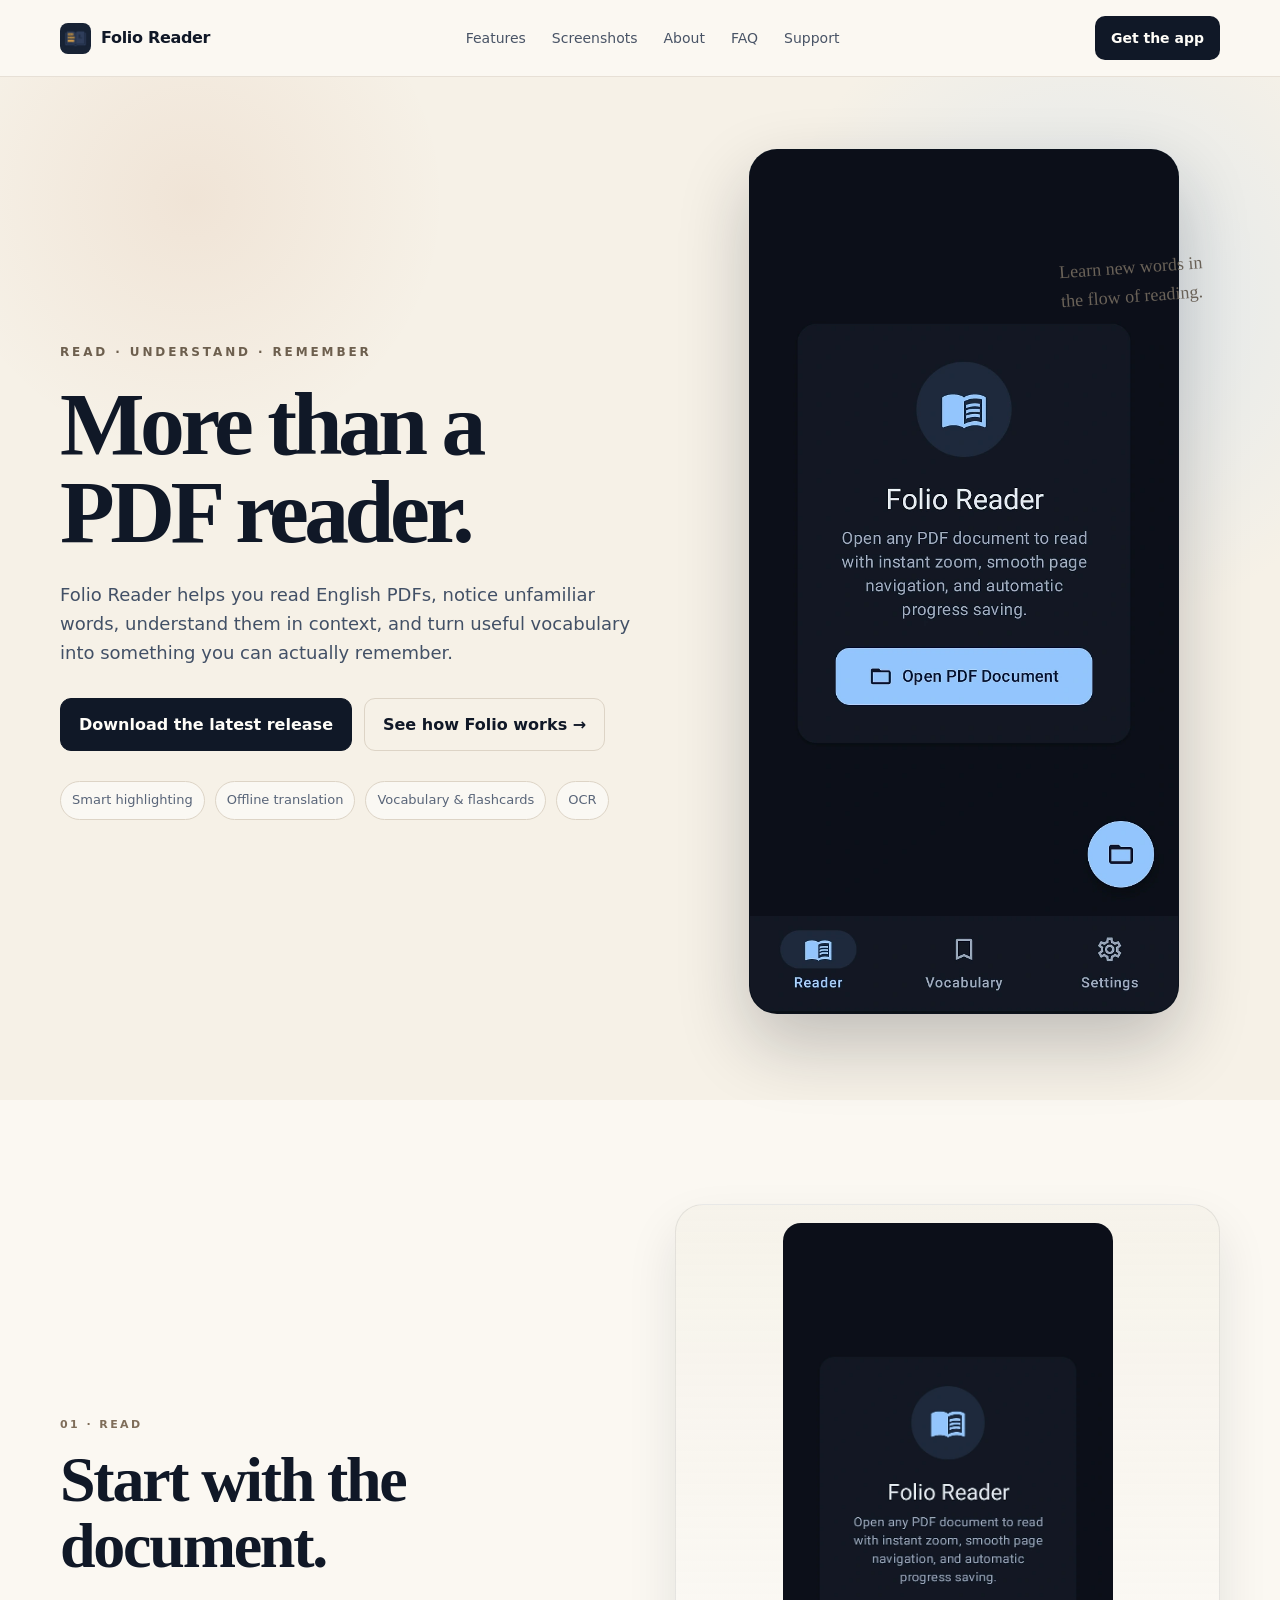
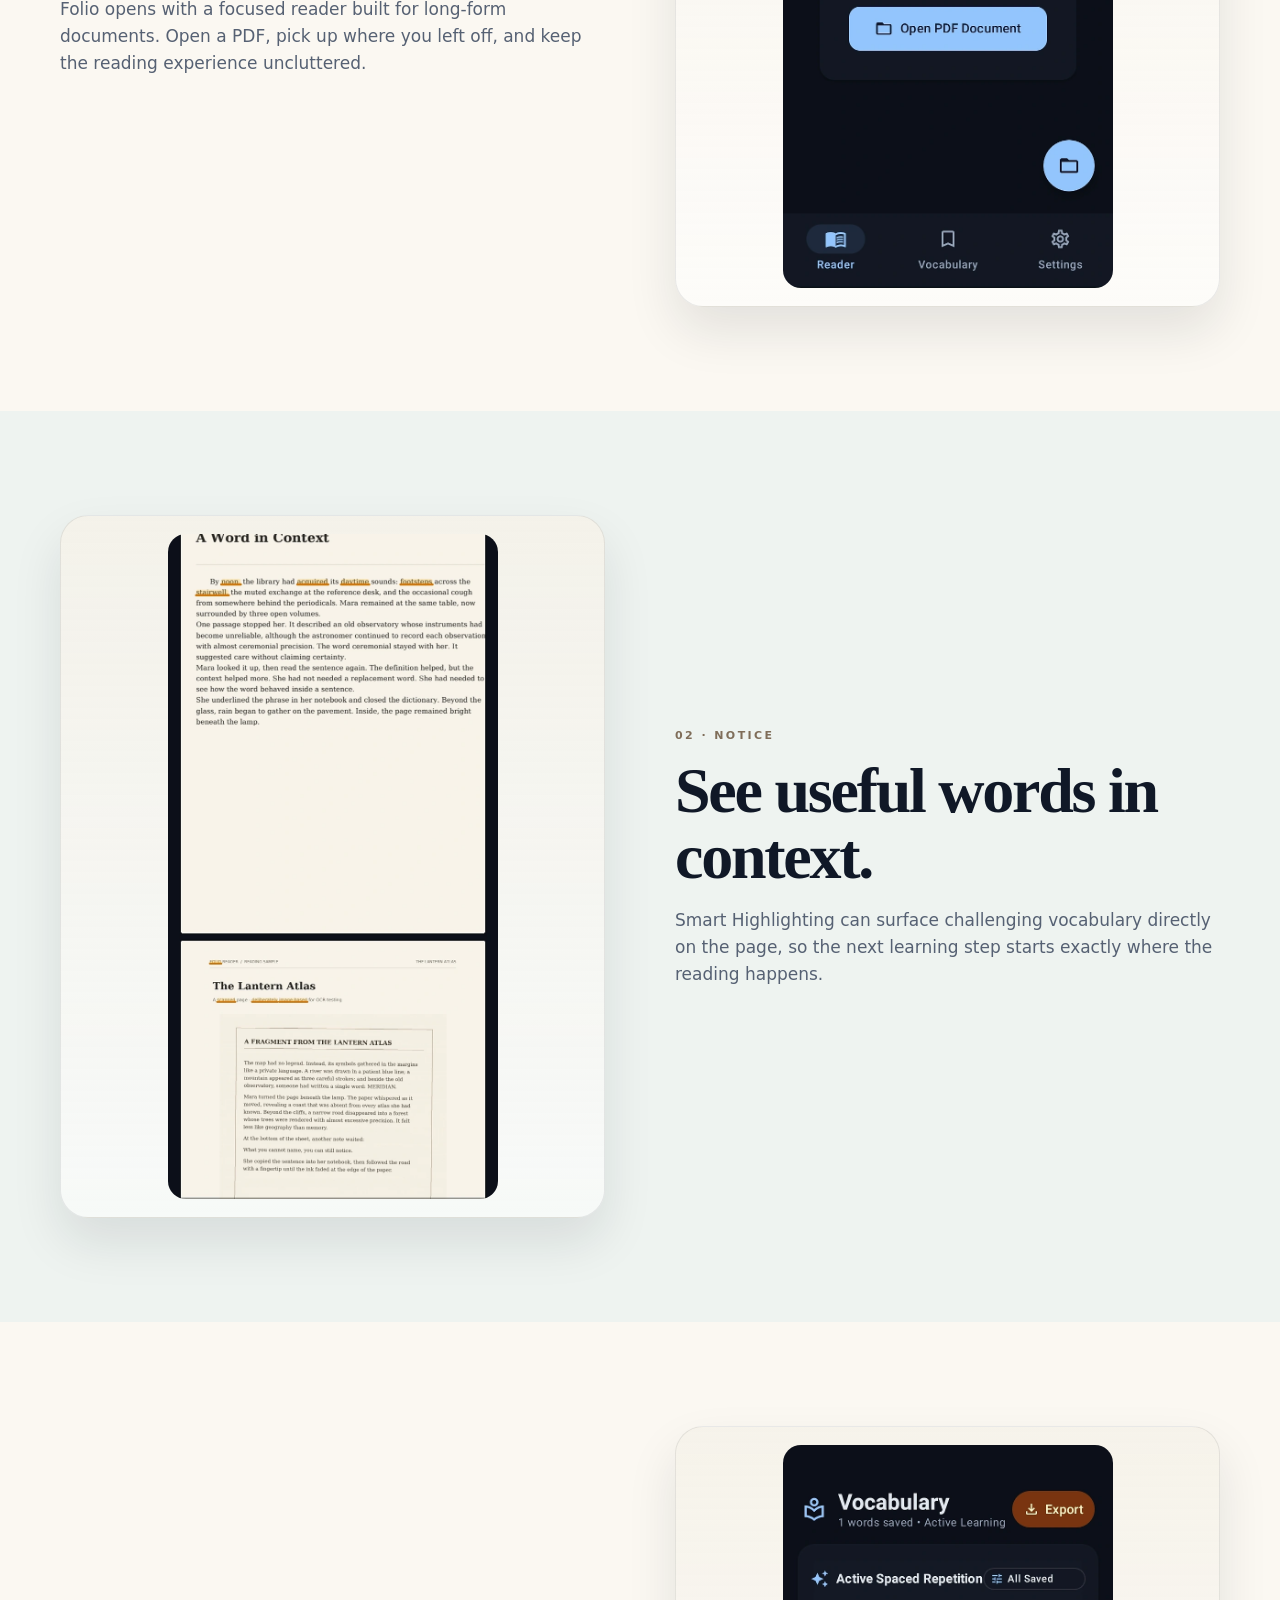
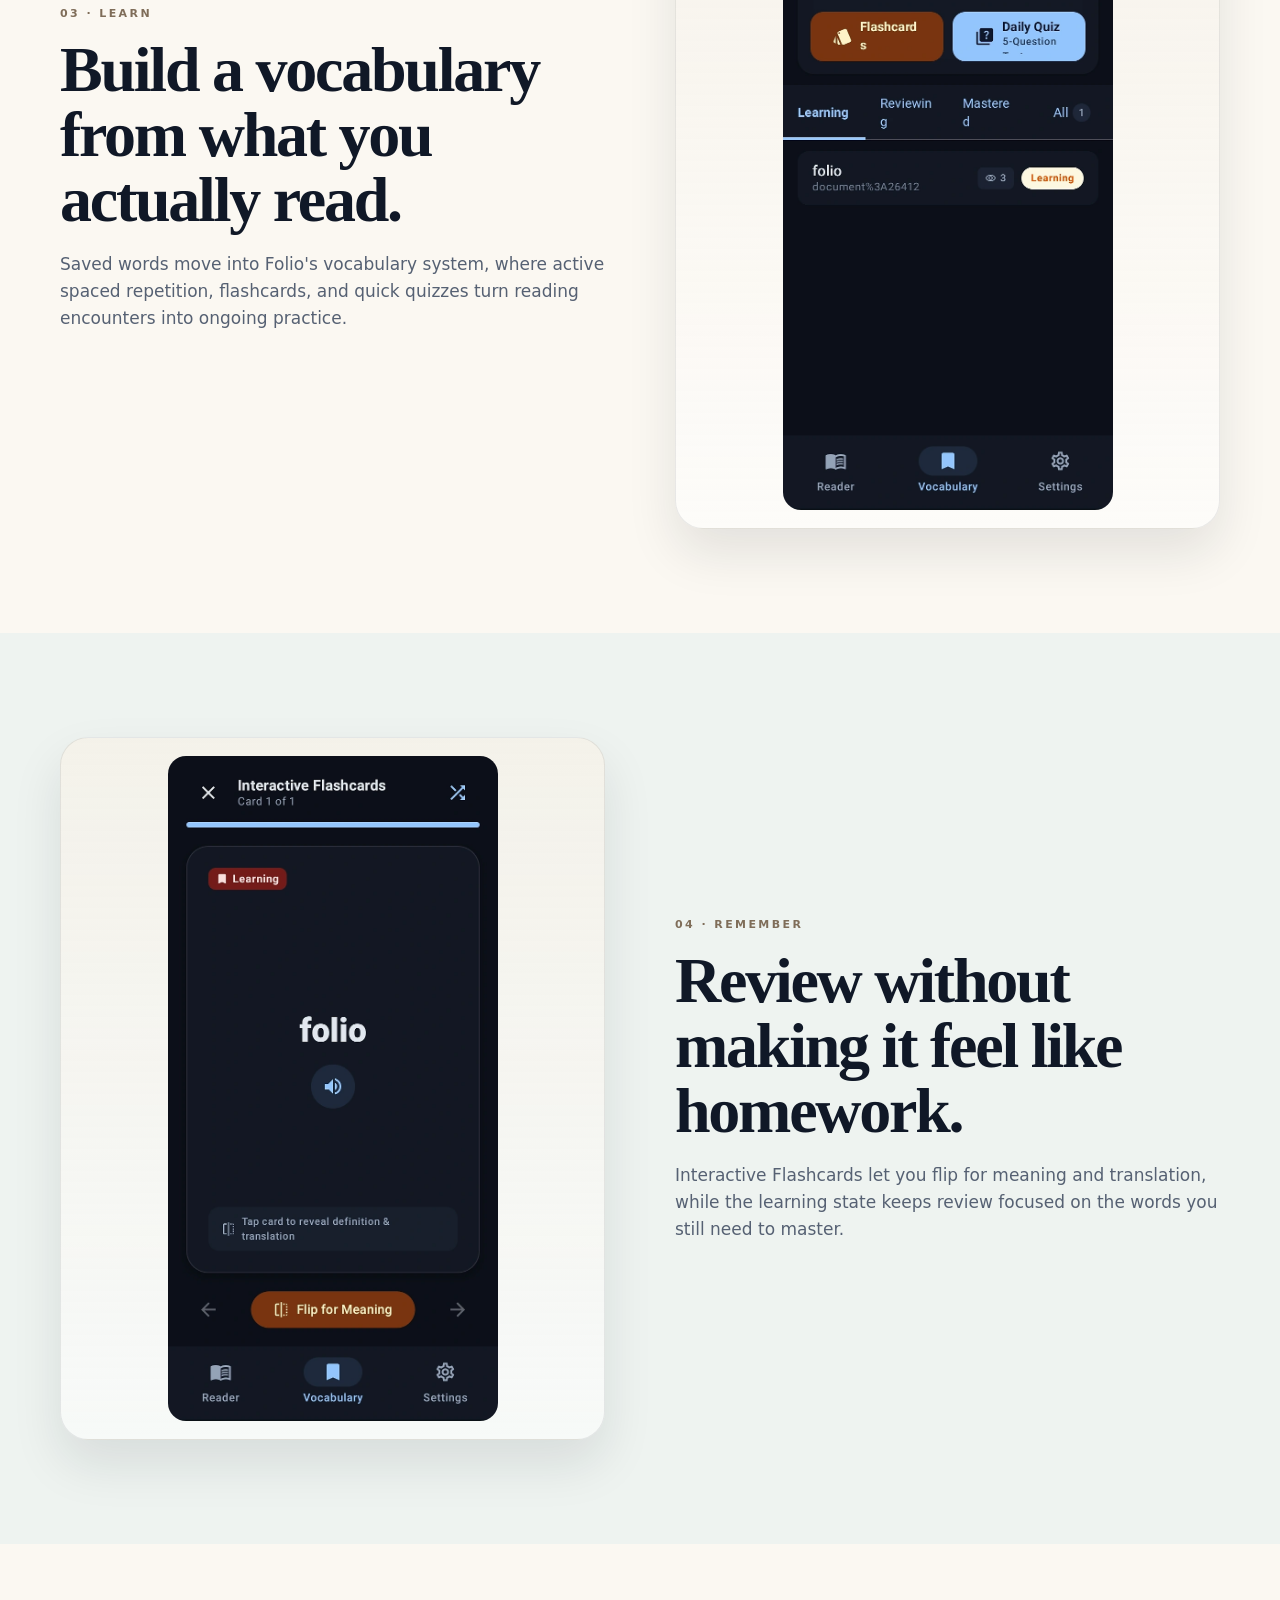
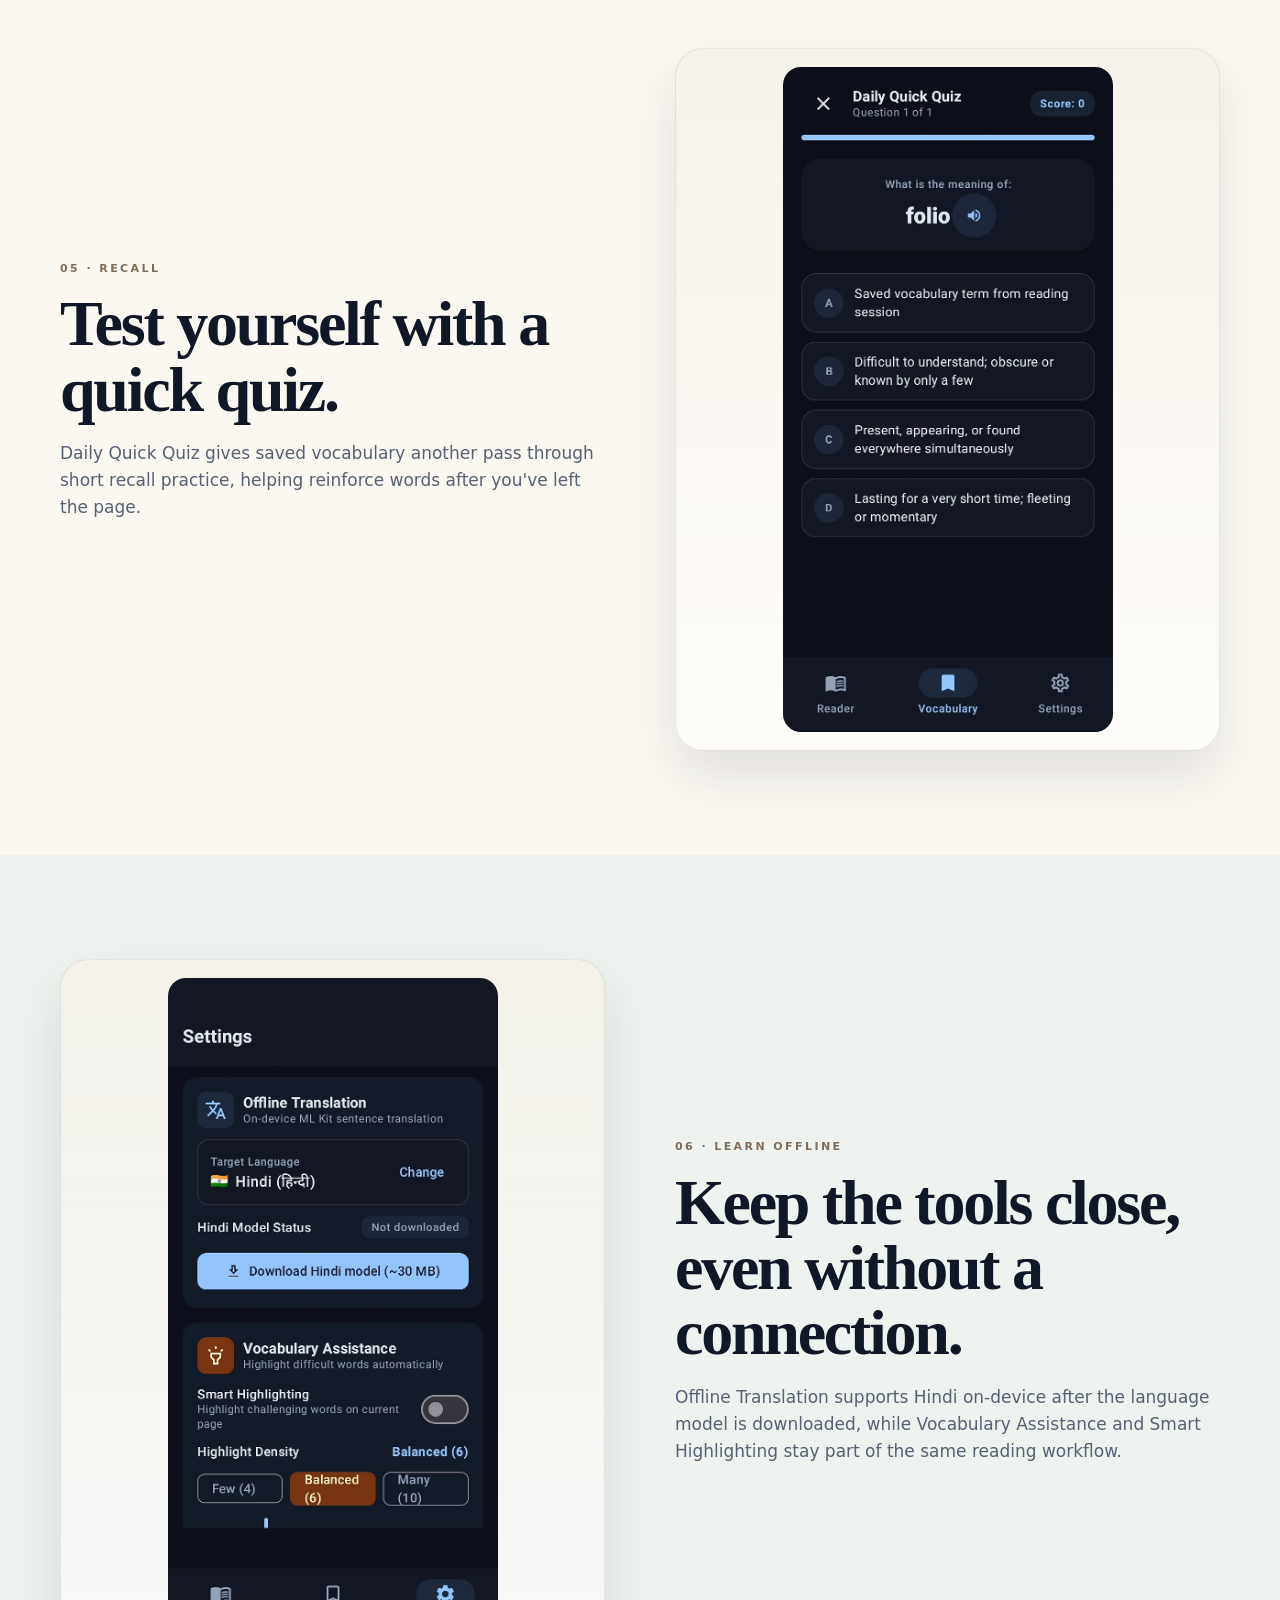
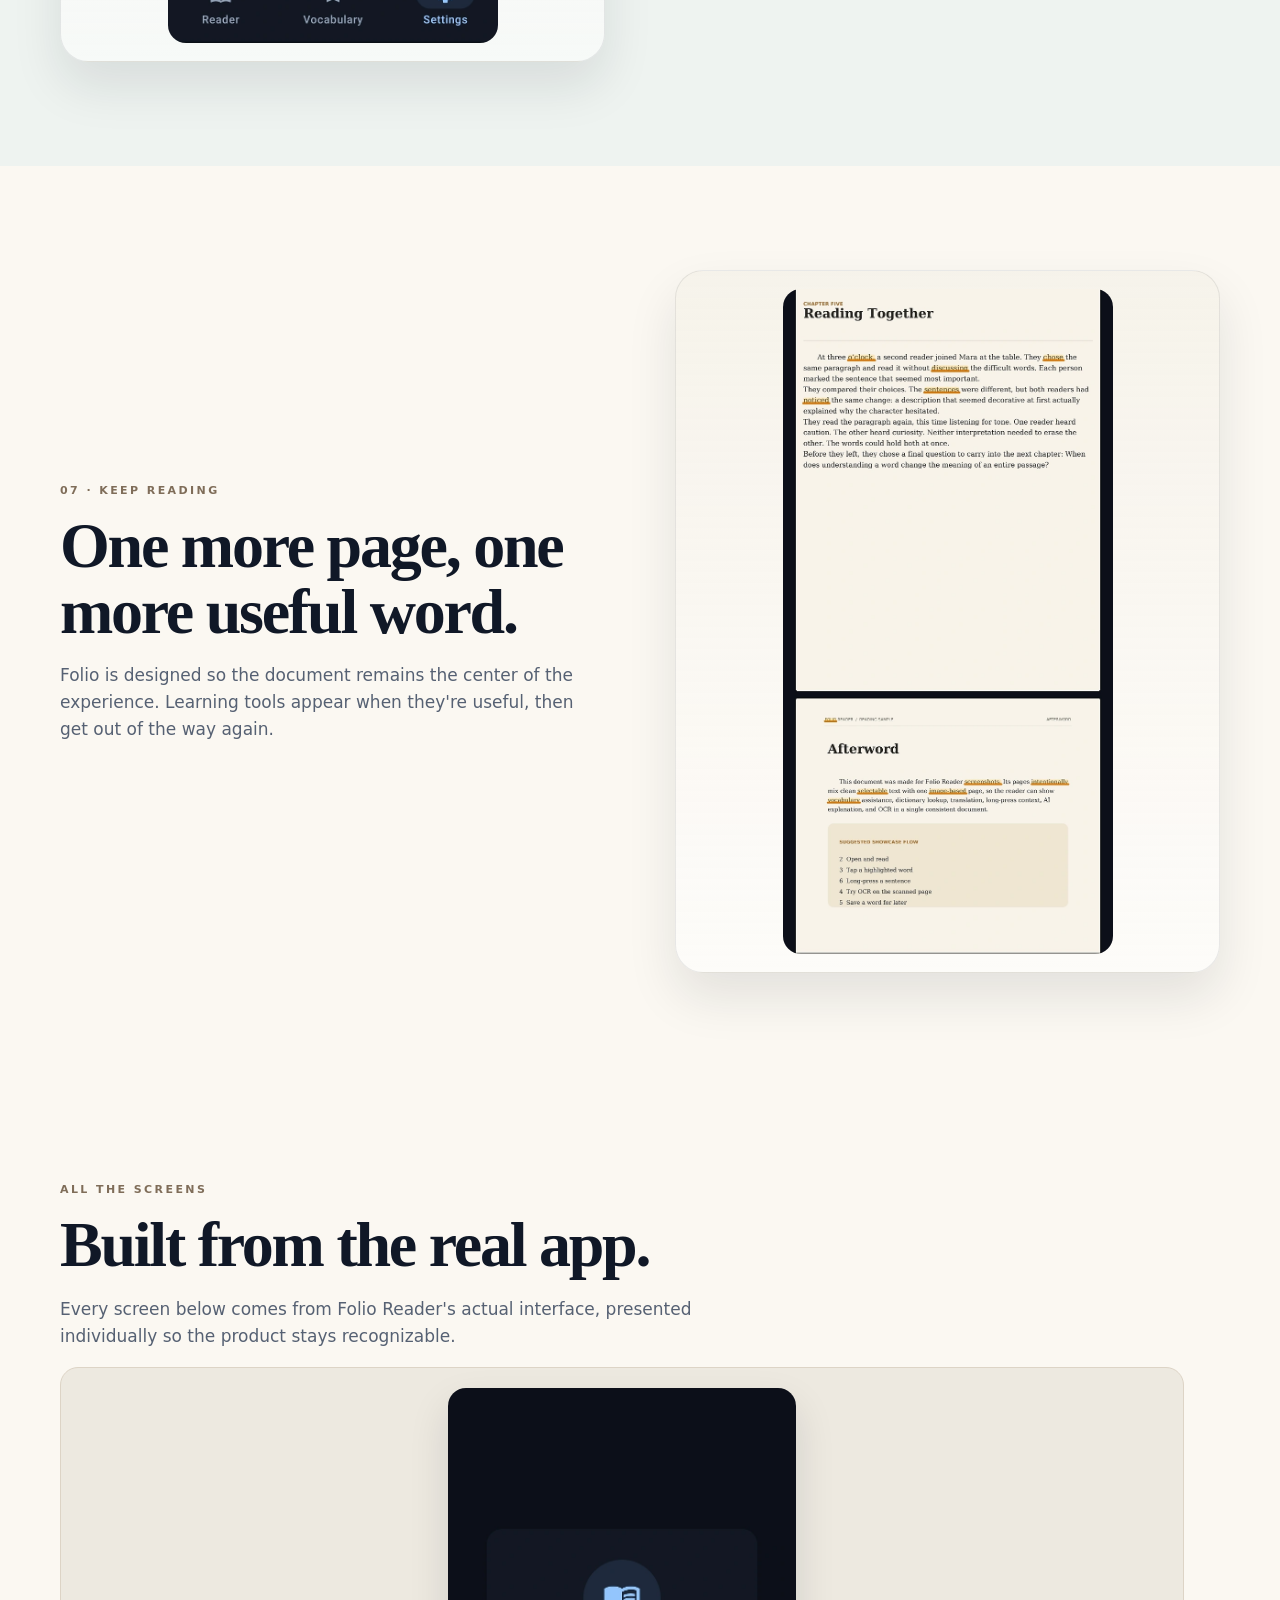
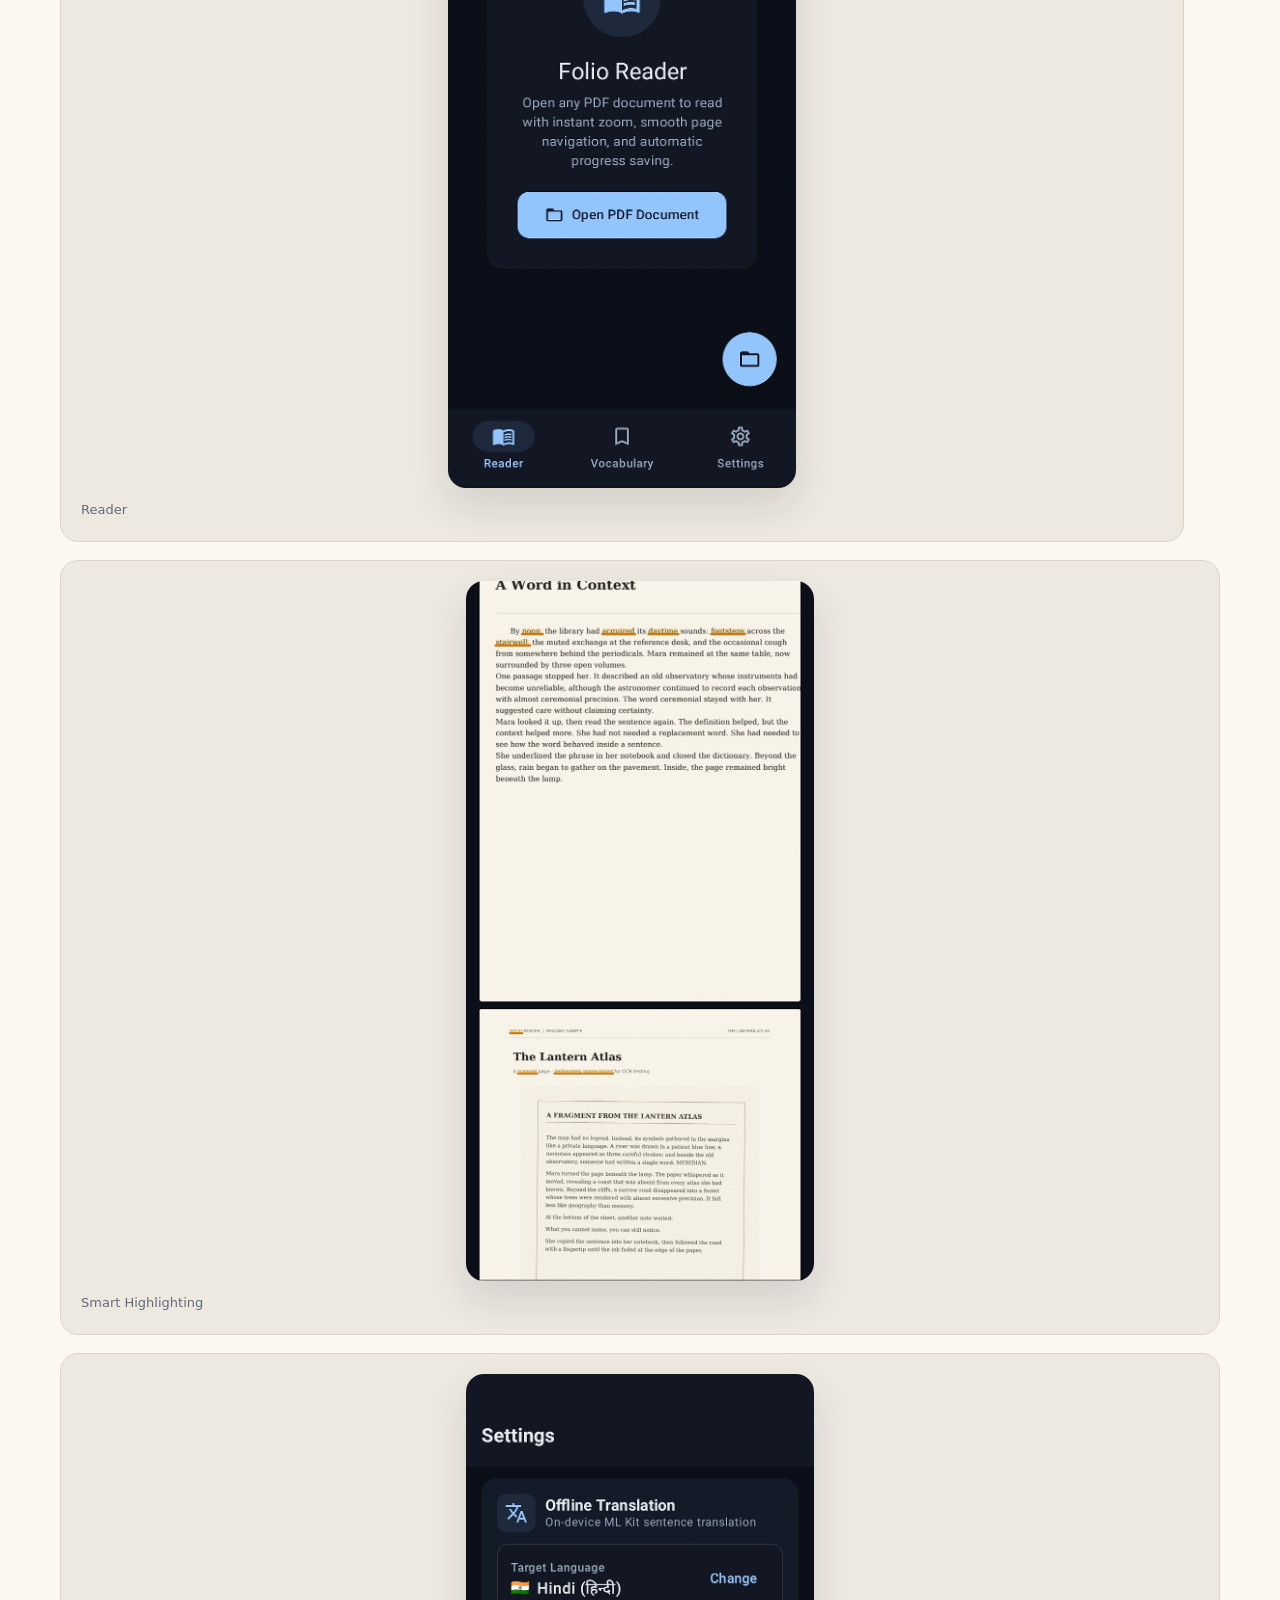
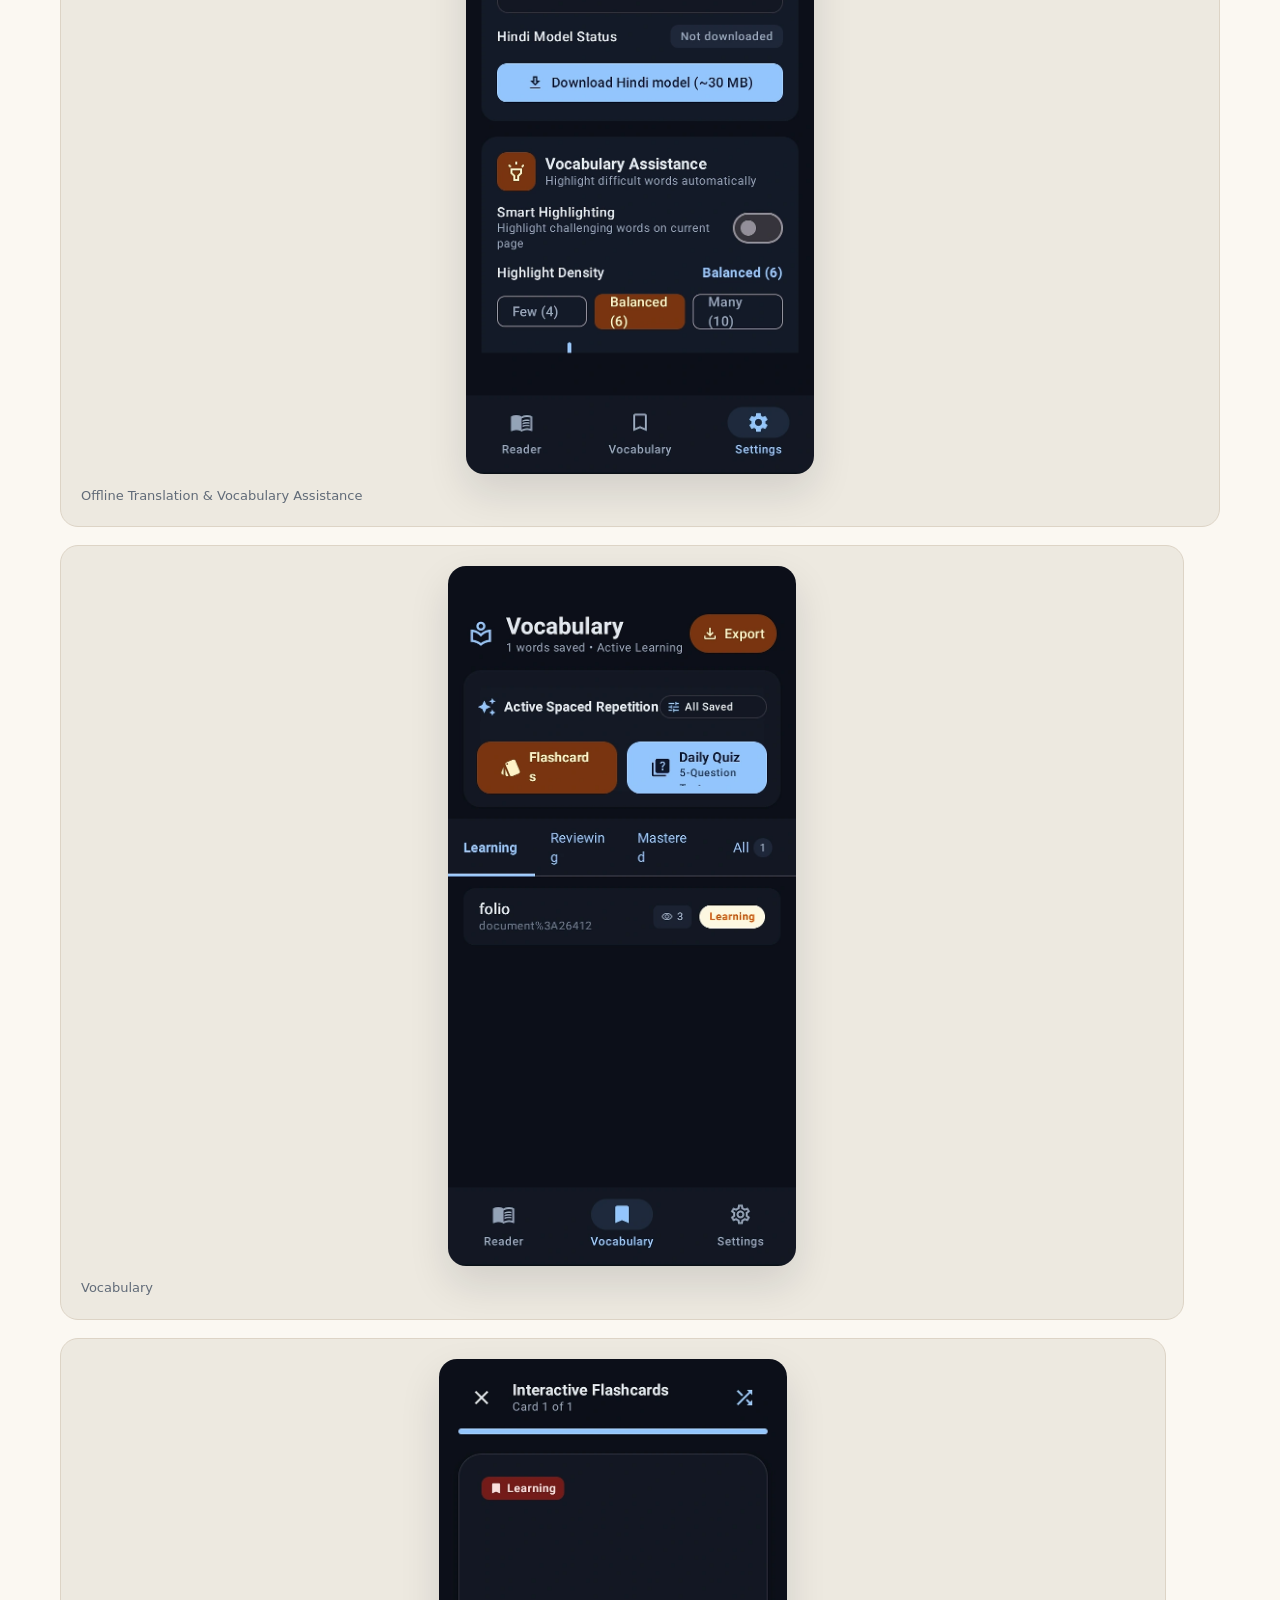
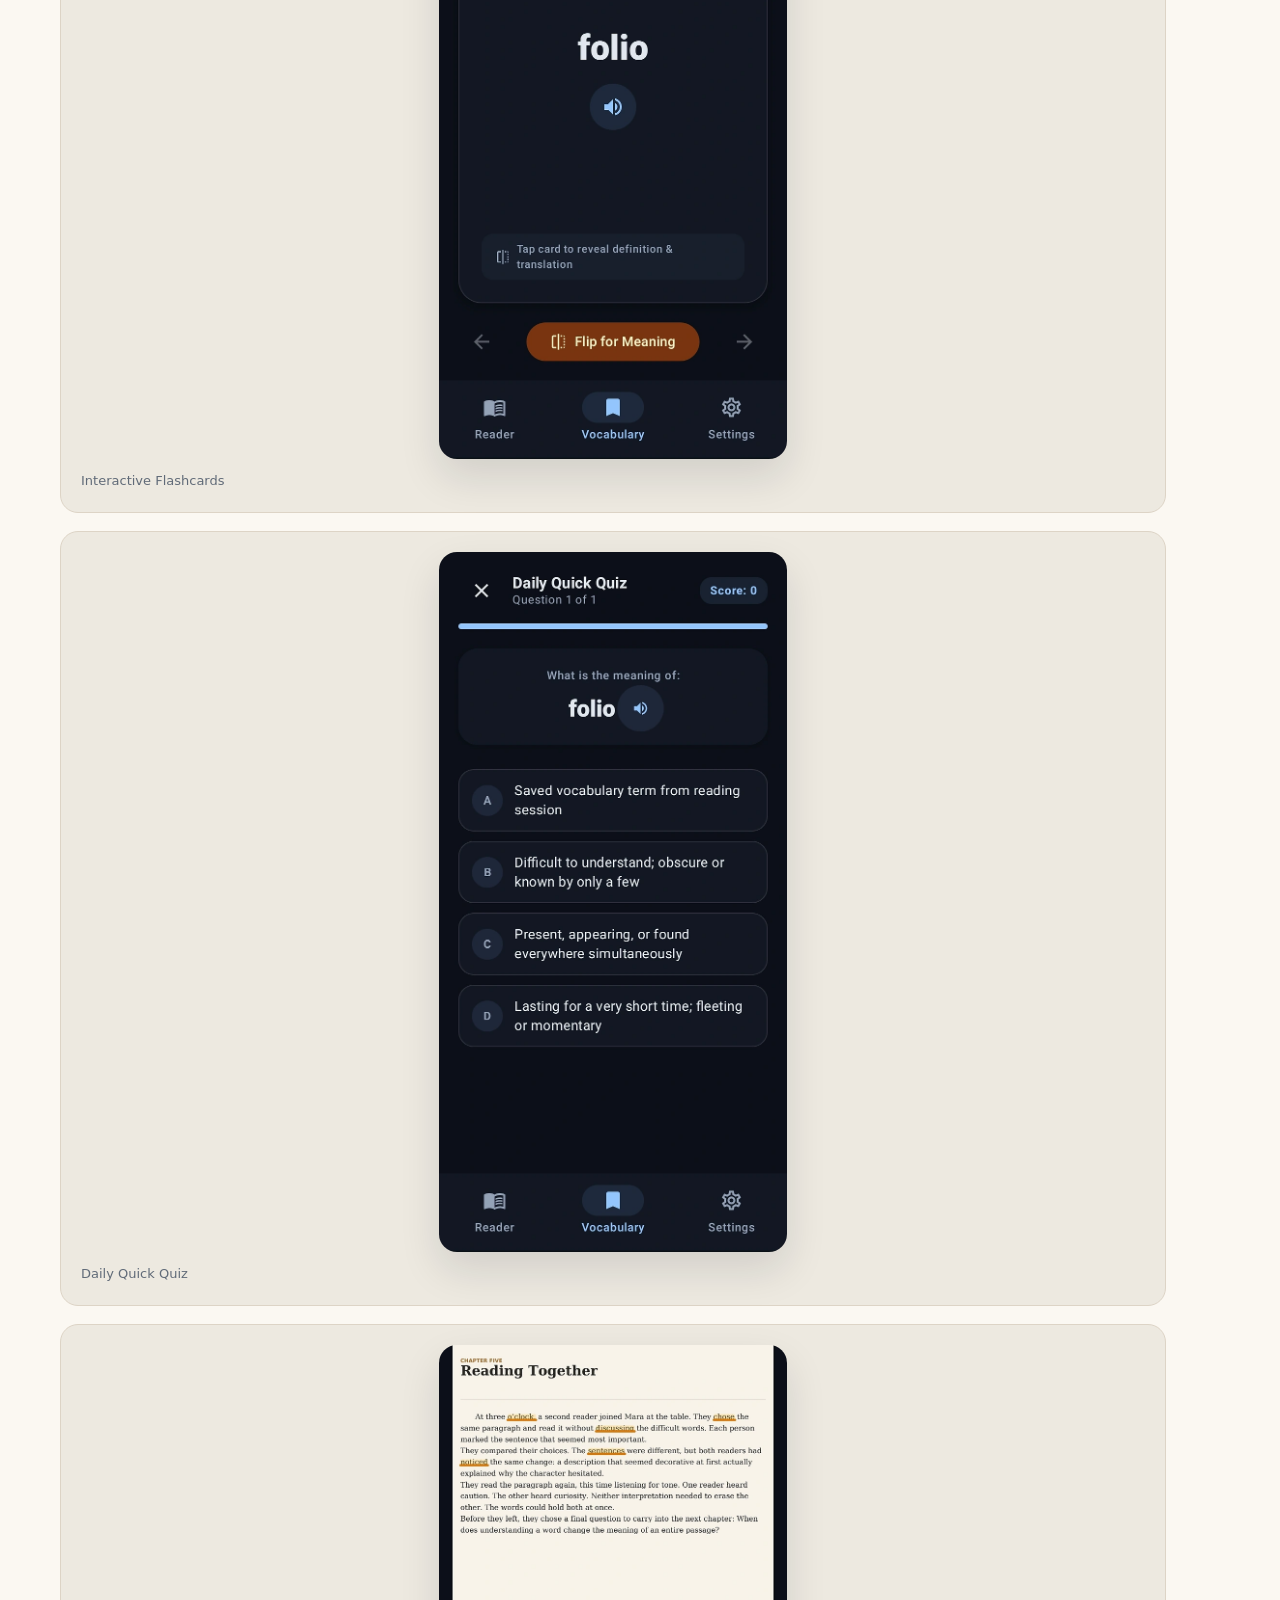
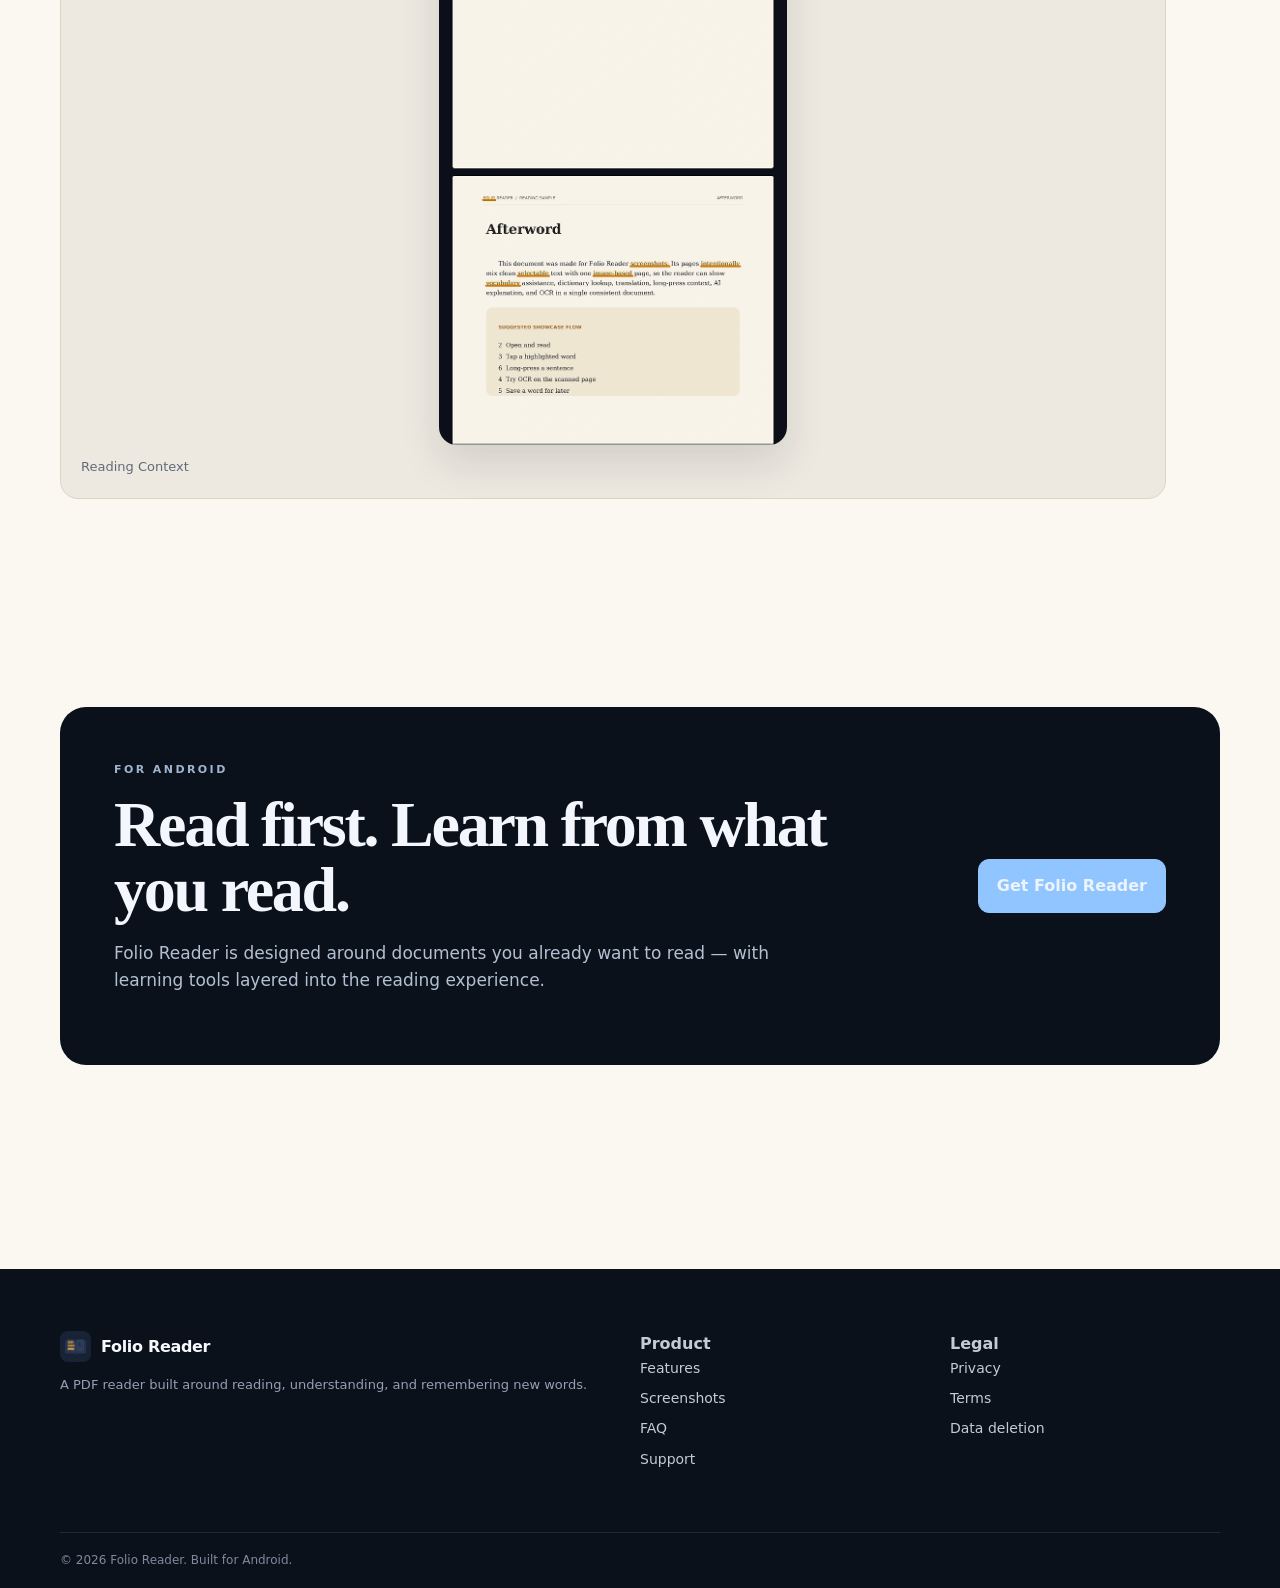
<file: docs/index.html>
<!doctype html><html lang="en"><head><meta charset="utf-8"><meta name="viewport" content="width=device-width,initial-scale=1"><title>Home · Folio Reader</title><meta name="description" content="Folio Reader — read PDFs, understand unfamiliar words, and build vocabulary while you read."><meta name="google-site-verification" content="sou-98cZYPWFJmbwxJgJptO-ZaIPNJqz2ven_iS4NjI"><link rel="canonical" href="https://folioreaderapp.pages.dev/"><link rel="icon" href="assets/icon.png"><link rel="stylesheet" href="style.css"></head><body>
<header class="site-header"><div class="container nav">
  <a class="brand" href="https://folioreaderapp.pages.dev/"><img src="assets/icon.png" alt="Folio Reader icon"><span>Folio Reader</span></a>
  <nav class="nav-links"><a href="https://folioreaderapp.pages.dev/features.html">Features</a><a href="https://folioreaderapp.pages.dev/screenshots.html">Screenshots</a><a href="https://folioreaderapp.pages.dev/about.html">About</a><a href="https://folioreaderapp.pages.dev/faq.html">FAQ</a><a href="https://folioreaderapp.pages.dev/support.html">Support</a></nav>
  <a class="nav-cta" href="https://folioreaderapp.pages.dev/#download">Get the app</a><button class="menu" aria-label="Menu">☰</button>
</div></header>
<main>
<section class="hero"><div class="container hero-grid"><div>
  <div class="eyebrow">Read · understand · remember</div>
  <h1>More than a PDF reader.</h1>
  <p class="lede">Folio Reader helps you read English PDFs, notice unfamiliar words, understand them in context, and turn useful vocabulary into something you can actually remember.</p>
  <div class="actions"><a id="download" class="btn btn-primary" href="https://github.com/TITANICBHAI/PDFReader/releases/latest" target="_blank" rel="noopener">Download the latest release</a><a class="btn btn-secondary" href="https://folioreaderapp.pages.dev/features.html">See how Folio works →</a></div>
  <div class="chips"><span class="chip">Smart highlighting</span><span class="chip">Offline translation</span><span class="chip">Vocabulary & flashcards</span><span class="chip">OCR</span></div>
</div><div class="hero-visual"><div class="hero-note">Learn new words in the flow of reading.</div><img class="phone-shot" src="assets/reader-home.webp" alt="Folio Reader reader home screen"></div></div></section>

<section class="section"><div class="container split"><div><div class="kicker">01 · Read</div><h2>Start with the document.</h2><p>Folio opens with a focused reader built for long-form documents. Open a PDF, pick up where you left off, and keep the reading experience uncluttered.</p></div><div class="figure-wrap device-frame"><img src="assets/reader-home.webp" alt="Folio Reader reader home screen"></div></div></section>

<section class="section alt"><div class="container split"><div class="figure-wrap device-frame"><img src="assets/reader-context.webp" alt="Folio Reader reading view with highlighted words"></div><div><div class="kicker">02 · Notice</div><h2>See useful words in context.</h2><p>Smart Highlighting can surface challenging vocabulary directly on the page, so the next learning step starts exactly where the reading happens.</p></div></div></section>

<section class="section"><div class="container split"><div><div class="kicker">03 · Learn</div><h2>Build a vocabulary from what you actually read.</h2><p>Saved words move into Folio's vocabulary system, where active spaced repetition, flashcards, and quick quizzes turn reading encounters into ongoing practice.</p></div><div class="figure-wrap device-frame"><img src="assets/vocabulary.webp" alt="Folio Reader vocabulary screen with active spaced repetition"></div></div></section>

<section class="section alt"><div class="container split"><div class="figure-wrap device-frame"><img src="assets/flashcards.webp" alt="Folio Reader interactive flashcards screen"></div><div><div class="kicker">04 · Remember</div><h2>Review without making it feel like homework.</h2><p>Interactive Flashcards let you flip for meaning and translation, while the learning state keeps review focused on the words you still need to master.</p></div></div></section>

<section class="section"><div class="container split"><div><div class="kicker">05 · Recall</div><h2>Test yourself with a quick quiz.</h2><p>Daily Quick Quiz gives saved vocabulary another pass through short recall practice, helping reinforce words after you've left the page.</p></div><div class="figure-wrap device-frame"><img src="assets/quiz.webp" alt="Folio Reader Daily Quick Quiz"></div></div></section>

<section class="section alt"><div class="container split"><div class="figure-wrap device-frame"><img src="assets/settings.webp" alt="Folio Reader settings showing offline translation and vocabulary assistance"></div><div><div class="kicker">06 · Learn offline</div><h2>Keep the tools close, even without a connection.</h2><p>Offline Translation supports Hindi on-device after the language model is downloaded, while Vocabulary Assistance and Smart Highlighting stay part of the same reading workflow.</p></div></div></section>

<section class="section"><div class="container split"><div><div class="kicker">07 · Keep reading</div><h2>One more page, one more useful word.</h2><p>Folio is designed so the document remains the center of the experience. Learning tools appear when they're useful, then get out of the way again.</p></div><div class="figure-wrap device-frame"><img src="assets/reader-context2.webp" alt="Folio Reader reading view with a second document page"></div></div></section>

<section class="section"><div class="container"><div class="kicker">All the screens</div><h2>Built from the real app.</h2><p class="lede small">Every screen below comes from Folio Reader's actual interface, presented individually so the product stays recognizable.</p><div class="gallery gallery-large"><figure><img src="assets/reader-home.webp" alt="Folio Reader reader home"><figcaption>Reader</figcaption></figure><figure><img src="assets/reader-context.webp" alt="Folio Reader reading context"><figcaption>Smart Highlighting</figcaption></figure><figure><img src="assets/settings.webp" alt="Folio Reader settings"><figcaption>Offline Translation & Vocabulary Assistance</figcaption></figure><figure><img src="assets/vocabulary.webp" alt="Folio Reader vocabulary"><figcaption>Vocabulary</figcaption></figure><figure><img src="assets/flashcards.webp" alt="Folio Reader flashcards"><figcaption>Interactive Flashcards</figcaption></figure><figure><img src="assets/quiz.webp" alt="Folio Reader quiz"><figcaption>Daily Quick Quiz</figcaption></figure><figure><img src="assets/reader-context2.webp" alt="Folio Reader second reading capture"><figcaption>Reading Context</figcaption></figure></div></div></section>

<section class="section"><div class="container callout"><div><div class="kicker" style="color:#9eb5cd">For Android</div><h2>Read first. Learn from what you read.</h2><p>Folio Reader is designed around documents you already want to read — with learning tools layered into the reading experience.</p></div><a class="btn" style="background:#91c5ff;border-color:#91c5ff" href="#download">Get Folio Reader</a></div></section>
</main>
<footer class="site-footer"><div class="container footer-grid">
  <div><a class="brand footer-brand" href="https://folioreaderapp.pages.dev/"><img src="assets/icon.png" alt=""><span>Folio Reader</span></a><p class="footer-note">A PDF reader built around reading, understanding, and remembering new words.</p></div>
  <div><strong>Product</strong><div class="footer-links"><a href="https://folioreaderapp.pages.dev/features.html">Features</a><a href="https://folioreaderapp.pages.dev/screenshots.html">Screenshots</a><a href="https://folioreaderapp.pages.dev/faq.html">FAQ</a><a href="https://folioreaderapp.pages.dev/support.html">Support</a></div></div>
  <div><strong>Legal</strong><div class="footer-links"><a href="https://folioreaderapp.pages.dev/privacy.html">Privacy</a><a href="https://folioreaderapp.pages.dev/terms.html">Terms</a><a href="https://folioreaderapp.pages.dev/data-deletion.html">Data deletion</a></div></div>
</div><div class="container copyright">© <span data-year></span> Folio Reader. Built for Android.</div></footer>
<script src="script.js"></script></body></html>
</file>
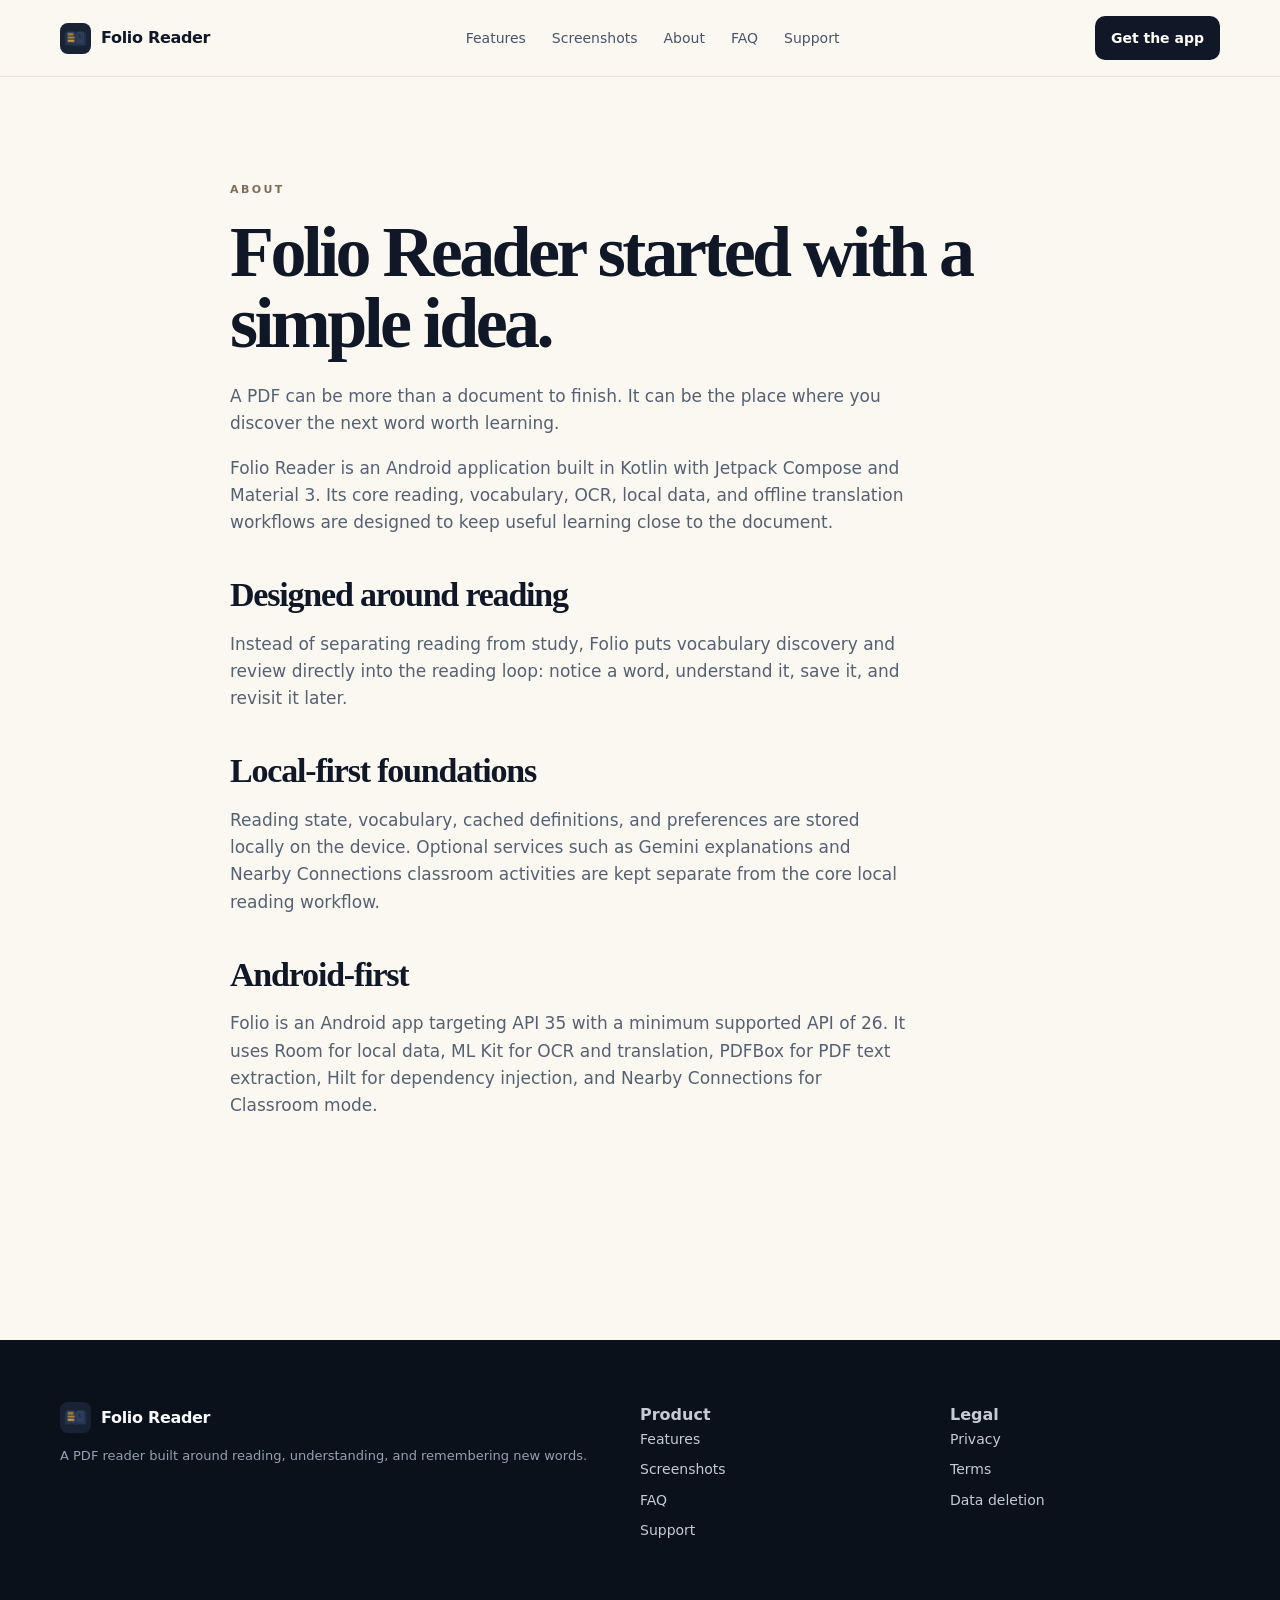
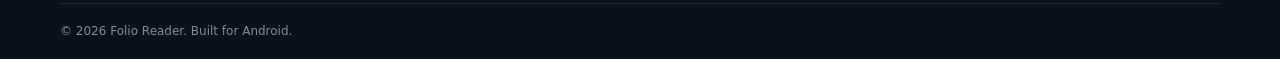
<file: docs/about.html>
<!doctype html><html lang="en"><head><meta charset="utf-8"><meta name="viewport" content="width=device-width,initial-scale=1"><title>About · Folio Reader</title><meta name="description" content="Folio Reader — read PDFs, understand unfamiliar words, and build vocabulary while you read."><meta name="google-site-verification" content="sou-98cZYPWFJmbwxJgJptO-ZaIPNJqz2ven_iS4NjI"><link rel="canonical" href="https://folioreaderapp.pages.dev/about.html"><link rel="icon" href="assets/icon.png"><link rel="stylesheet" href="style.css"></head><body>
<header class="site-header"><div class="container nav">
  <a class="brand" href="https://folioreaderapp.pages.dev/"><img src="assets/icon.png" alt="Folio Reader icon"><span>Folio Reader</span></a>
  <nav class="nav-links"><a href="https://folioreaderapp.pages.dev/features.html">Features</a><a href="https://folioreaderapp.pages.dev/screenshots.html">Screenshots</a><a href="https://folioreaderapp.pages.dev/about.html">About</a><a href="https://folioreaderapp.pages.dev/faq.html">FAQ</a><a href="https://folioreaderapp.pages.dev/support.html">Support</a></nav>
  <a class="nav-cta" href="https://folioreaderapp.pages.dev/#download">Get the app</a><button class="menu" aria-label="Menu">☰</button>
</div></header>
<main><section class="section"><div class="container prose"><div class="kicker">About</div><h1>Folio Reader started with a simple idea.</h1><p class="lede">A PDF can be more than a document to finish. It can be the place where you discover the next word worth learning.</p><p>Folio Reader is an Android application built in Kotlin with Jetpack Compose and Material 3. Its core reading, vocabulary, OCR, local data, and offline translation workflows are designed to keep useful learning close to the document.</p><h2>Designed around reading</h2><p>Instead of separating reading from study, Folio puts vocabulary discovery and review directly into the reading loop: notice a word, understand it, save it, and revisit it later.</p><h2>Local-first foundations</h2><p>Reading state, vocabulary, cached definitions, and preferences are stored locally on the device. Optional services such as Gemini explanations and Nearby Connections classroom activities are kept separate from the core local reading workflow.</p><h2>Android-first</h2><p>Folio is an Android app targeting API 35 with a minimum supported API of 26. It uses Room for local data, ML Kit for OCR and translation, PDFBox for PDF text extraction, Hilt for dependency injection, and Nearby Connections for Classroom mode.</p></div></section></main>
<footer class="site-footer"><div class="container footer-grid">
  <div><a class="brand footer-brand" href="https://folioreaderapp.pages.dev/"><img src="assets/icon.png" alt=""><span>Folio Reader</span></a><p class="footer-note">A PDF reader built around reading, understanding, and remembering new words.</p></div>
  <div><strong>Product</strong><div class="footer-links"><a href="https://folioreaderapp.pages.dev/features.html">Features</a><a href="https://folioreaderapp.pages.dev/screenshots.html">Screenshots</a><a href="https://folioreaderapp.pages.dev/faq.html">FAQ</a><a href="https://folioreaderapp.pages.dev/support.html">Support</a></div></div>
  <div><strong>Legal</strong><div class="footer-links"><a href="https://folioreaderapp.pages.dev/privacy.html">Privacy</a><a href="https://folioreaderapp.pages.dev/terms.html">Terms</a><a href="https://folioreaderapp.pages.dev/data-deletion.html">Data deletion</a></div></div>
</div><div class="container copyright">© <span data-year></span> Folio Reader. Built for Android.</div></footer>
<script src="script.js"></script></body></html>
</file>
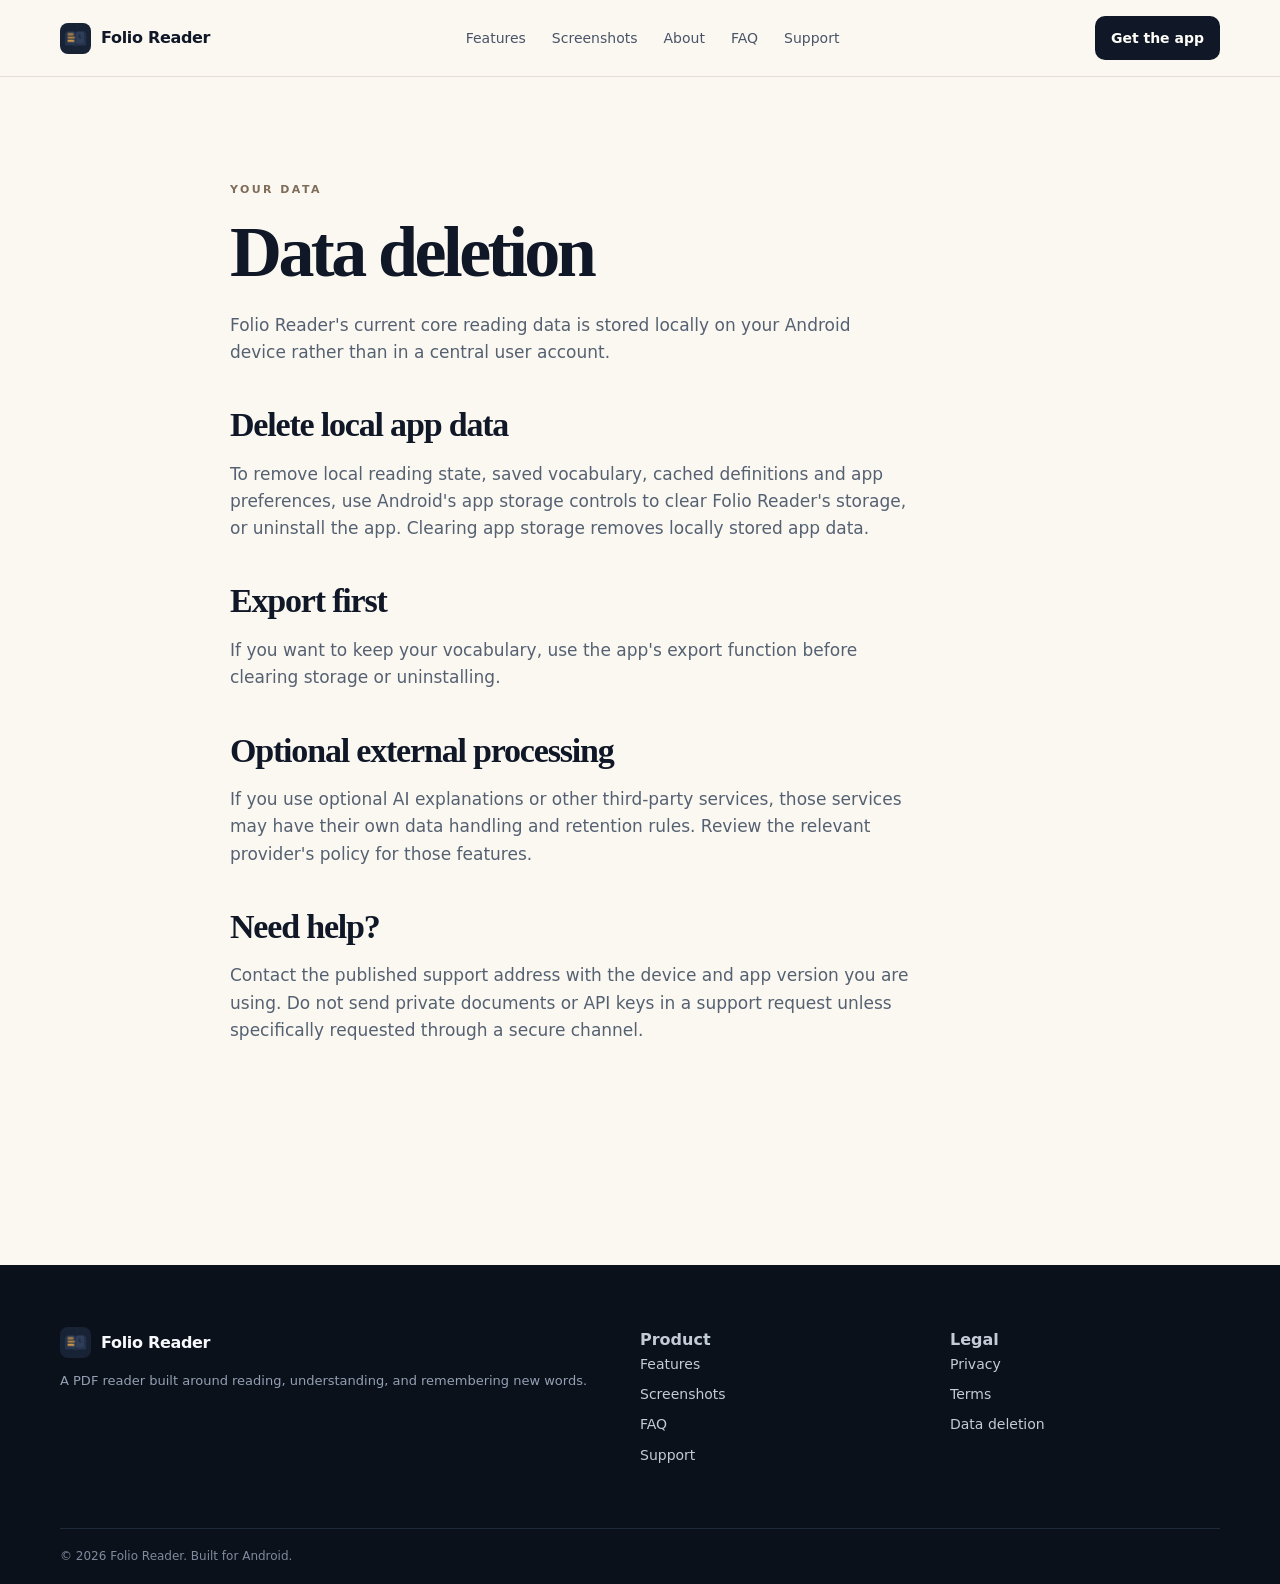
<file: docs/data-deletion.html>
<!doctype html><html lang="en"><head><meta charset="utf-8"><meta name="viewport" content="width=device-width,initial-scale=1"><title>Data Deletion · Folio Reader</title><meta name="description" content="Folio Reader — read PDFs, understand unfamiliar words, and build vocabulary while you read."><meta name="google-site-verification" content="sou-98cZYPWFJmbwxJgJptO-ZaIPNJqz2ven_iS4NjI"><link rel="canonical" href="https://folioreaderapp.pages.dev/data-deletion.html"><link rel="icon" href="assets/icon.png"><link rel="stylesheet" href="style.css"></head><body>
<header class="site-header"><div class="container nav">
  <a class="brand" href="https://folioreaderapp.pages.dev/"><img src="assets/icon.png" alt="Folio Reader icon"><span>Folio Reader</span></a>
  <nav class="nav-links"><a href="https://folioreaderapp.pages.dev/features.html">Features</a><a href="https://folioreaderapp.pages.dev/screenshots.html">Screenshots</a><a href="https://folioreaderapp.pages.dev/about.html">About</a><a href="https://folioreaderapp.pages.dev/faq.html">FAQ</a><a href="https://folioreaderapp.pages.dev/support.html">Support</a></nav>
  <a class="nav-cta" href="https://folioreaderapp.pages.dev/#download">Get the app</a><button class="menu" aria-label="Menu">☰</button>
</div></header>
<main><section class="section"><div class="container prose"><div class="kicker">Your data</div><h1>Data deletion</h1><p>Folio Reader's current core reading data is stored locally on your Android device rather than in a central user account.</p><h2>Delete local app data</h2><p>To remove local reading state, saved vocabulary, cached definitions and app preferences, use Android's app storage controls to clear Folio Reader's storage, or uninstall the app. Clearing app storage removes locally stored app data.</p><h2>Export first</h2><p>If you want to keep your vocabulary, use the app's export function before clearing storage or uninstalling.</p><h2>Optional external processing</h2><p>If you use optional AI explanations or other third-party services, those services may have their own data handling and retention rules. Review the relevant provider's policy for those features.</p><h2>Need help?</h2><p>Contact the published support address with the device and app version you are using. Do not send private documents or API keys in a support request unless specifically requested through a secure channel.</p></div></section></main>
<footer class="site-footer"><div class="container footer-grid">
  <div><a class="brand footer-brand" href="https://folioreaderapp.pages.dev/"><img src="assets/icon.png" alt=""><span>Folio Reader</span></a><p class="footer-note">A PDF reader built around reading, understanding, and remembering new words.</p></div>
  <div><strong>Product</strong><div class="footer-links"><a href="https://folioreaderapp.pages.dev/features.html">Features</a><a href="https://folioreaderapp.pages.dev/screenshots.html">Screenshots</a><a href="https://folioreaderapp.pages.dev/faq.html">FAQ</a><a href="https://folioreaderapp.pages.dev/support.html">Support</a></div></div>
  <div><strong>Legal</strong><div class="footer-links"><a href="https://folioreaderapp.pages.dev/privacy.html">Privacy</a><a href="https://folioreaderapp.pages.dev/terms.html">Terms</a><a href="https://folioreaderapp.pages.dev/data-deletion.html">Data deletion</a></div></div>
</div><div class="container copyright">© <span data-year></span> Folio Reader. Built for Android.</div></footer>
<script src="script.js"></script></body></html>
</file>
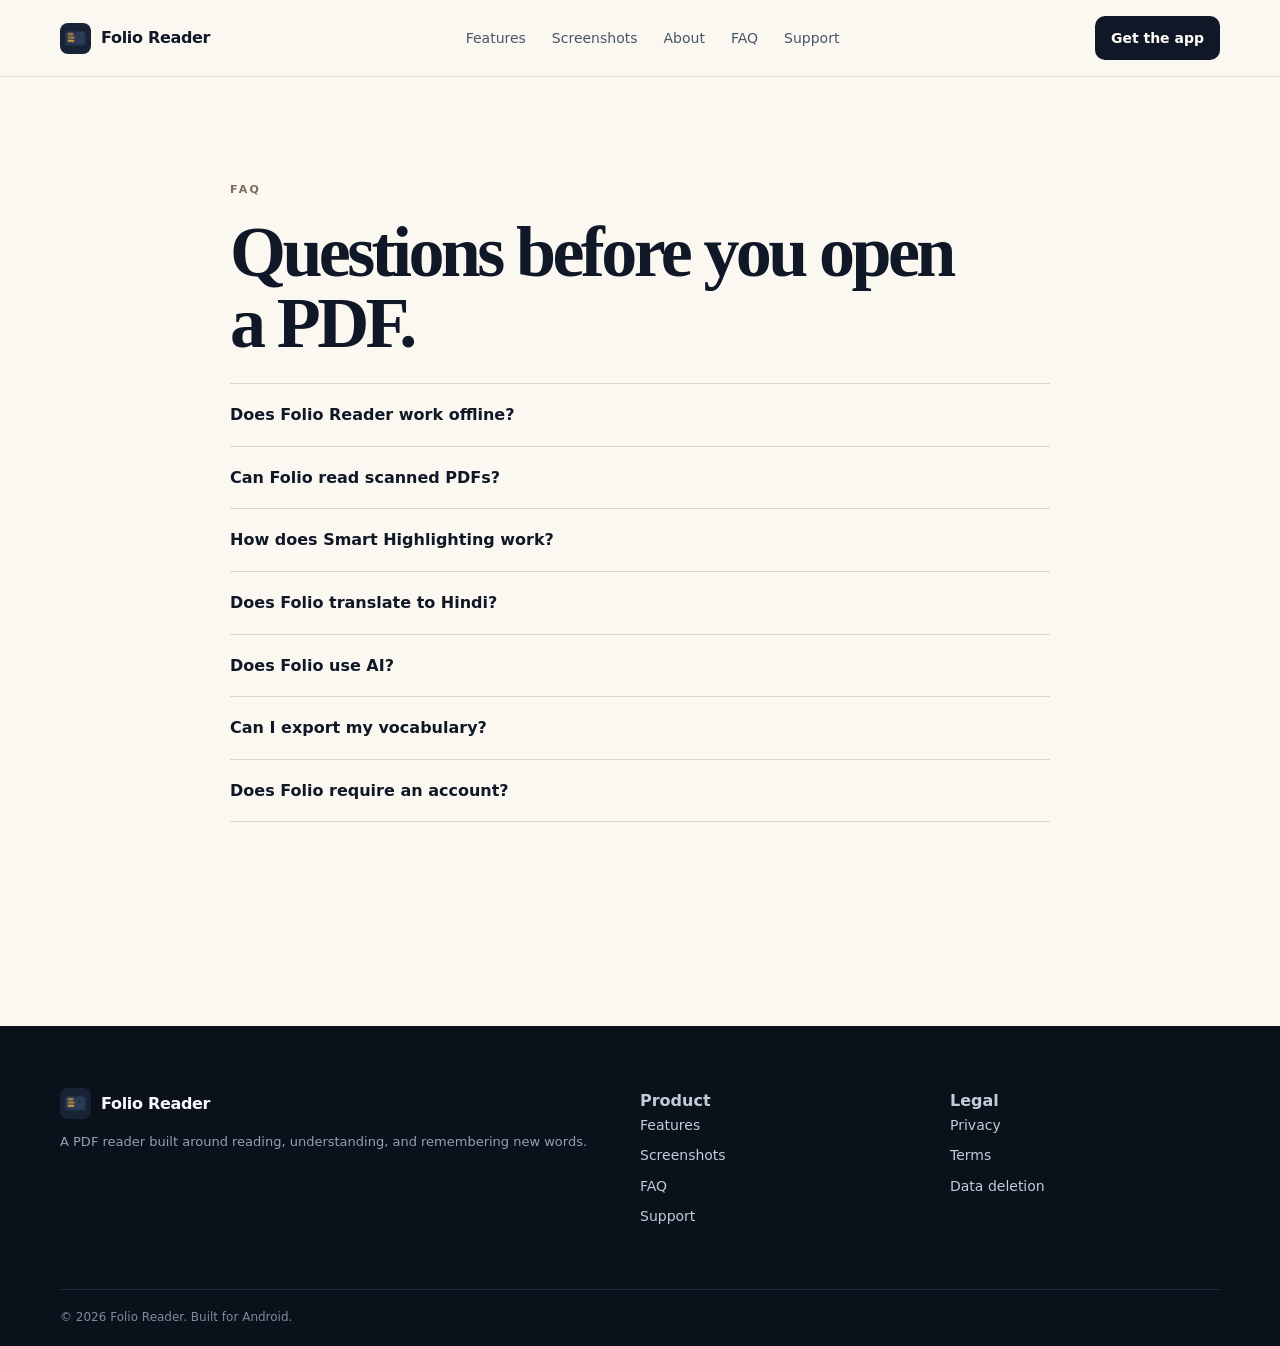
<file: docs/faq.html>
<!doctype html><html lang="en"><head><meta charset="utf-8"><meta name="viewport" content="width=device-width,initial-scale=1"><title>FAQ · Folio Reader</title><meta name="description" content="Folio Reader — read PDFs, understand unfamiliar words, and build vocabulary while you read."><meta name="google-site-verification" content="sou-98cZYPWFJmbwxJgJptO-ZaIPNJqz2ven_iS4NjI"><link rel="canonical" href="https://folioreaderapp.pages.dev/faq.html"><link rel="icon" href="assets/icon.png"><link rel="stylesheet" href="style.css"></head><body>
<header class="site-header"><div class="container nav">
  <a class="brand" href="https://folioreaderapp.pages.dev/"><img src="assets/icon.png" alt="Folio Reader icon"><span>Folio Reader</span></a>
  <nav class="nav-links"><a href="https://folioreaderapp.pages.dev/features.html">Features</a><a href="https://folioreaderapp.pages.dev/screenshots.html">Screenshots</a><a href="https://folioreaderapp.pages.dev/about.html">About</a><a href="https://folioreaderapp.pages.dev/faq.html">FAQ</a><a href="https://folioreaderapp.pages.dev/support.html">Support</a></nav>
  <a class="nav-cta" href="https://folioreaderapp.pages.dev/#download">Get the app</a><button class="menu" aria-label="Menu">☰</button>
</div></header>
<main><section class="section"><div class="container prose"><div class="kicker">FAQ</div><h1>Questions before you open a PDF.</h1><div class="faq"><details><summary>Does Folio Reader work offline?</summary><div class="faq-body">Core reading, vocabulary storage, the built-in dictionary, OCR and downloaded on-device translation can work without an internet connection. Optional features may require network access.</div></details><details><summary>Can Folio read scanned PDFs?</summary><div class="faq-body">Yes. Scanned PDFs can be processed with on-device OCR so their text can be used in the reader and vocabulary workflow.</div></details><details><summary>How does Smart Highlighting work?</summary><div class="faq-body">When enabled, Folio evaluates the words on the current page and highlights words it considers challenging according to the configured highlight density.</div></details><details><summary>Does Folio translate to Hindi?</summary><div class="faq-body">Yes. The app can download an English-to-Hindi ML Kit model for on-device translation. The selected target language and model status are managed in Settings.</div></details><details><summary>Does Folio use AI?</summary><div class="faq-body">AI explanations are optional. The app can request Gemini explanations using an API key configured by the user. Core reading and vocabulary workflows do not depend on AI.</div></details><details><summary>Can I export my vocabulary?</summary><div class="faq-body">Yes. The vocabulary area provides export options, including Anki-compatible CSV and readable plain text.</div></details><details><summary>Does Folio require an account?</summary><div class="faq-body">The current Android project uses local storage for reading state and vocabulary and does not require a central user account for those workflows.</div></details></div></div></section></main>
<footer class="site-footer"><div class="container footer-grid">
  <div><a class="brand footer-brand" href="https://folioreaderapp.pages.dev/"><img src="assets/icon.png" alt=""><span>Folio Reader</span></a><p class="footer-note">A PDF reader built around reading, understanding, and remembering new words.</p></div>
  <div><strong>Product</strong><div class="footer-links"><a href="https://folioreaderapp.pages.dev/features.html">Features</a><a href="https://folioreaderapp.pages.dev/screenshots.html">Screenshots</a><a href="https://folioreaderapp.pages.dev/faq.html">FAQ</a><a href="https://folioreaderapp.pages.dev/support.html">Support</a></div></div>
  <div><strong>Legal</strong><div class="footer-links"><a href="https://folioreaderapp.pages.dev/privacy.html">Privacy</a><a href="https://folioreaderapp.pages.dev/terms.html">Terms</a><a href="https://folioreaderapp.pages.dev/data-deletion.html">Data deletion</a></div></div>
</div><div class="container copyright">© <span data-year></span> Folio Reader. Built for Android.</div></footer>
<script src="script.js"></script></body></html>
</file>
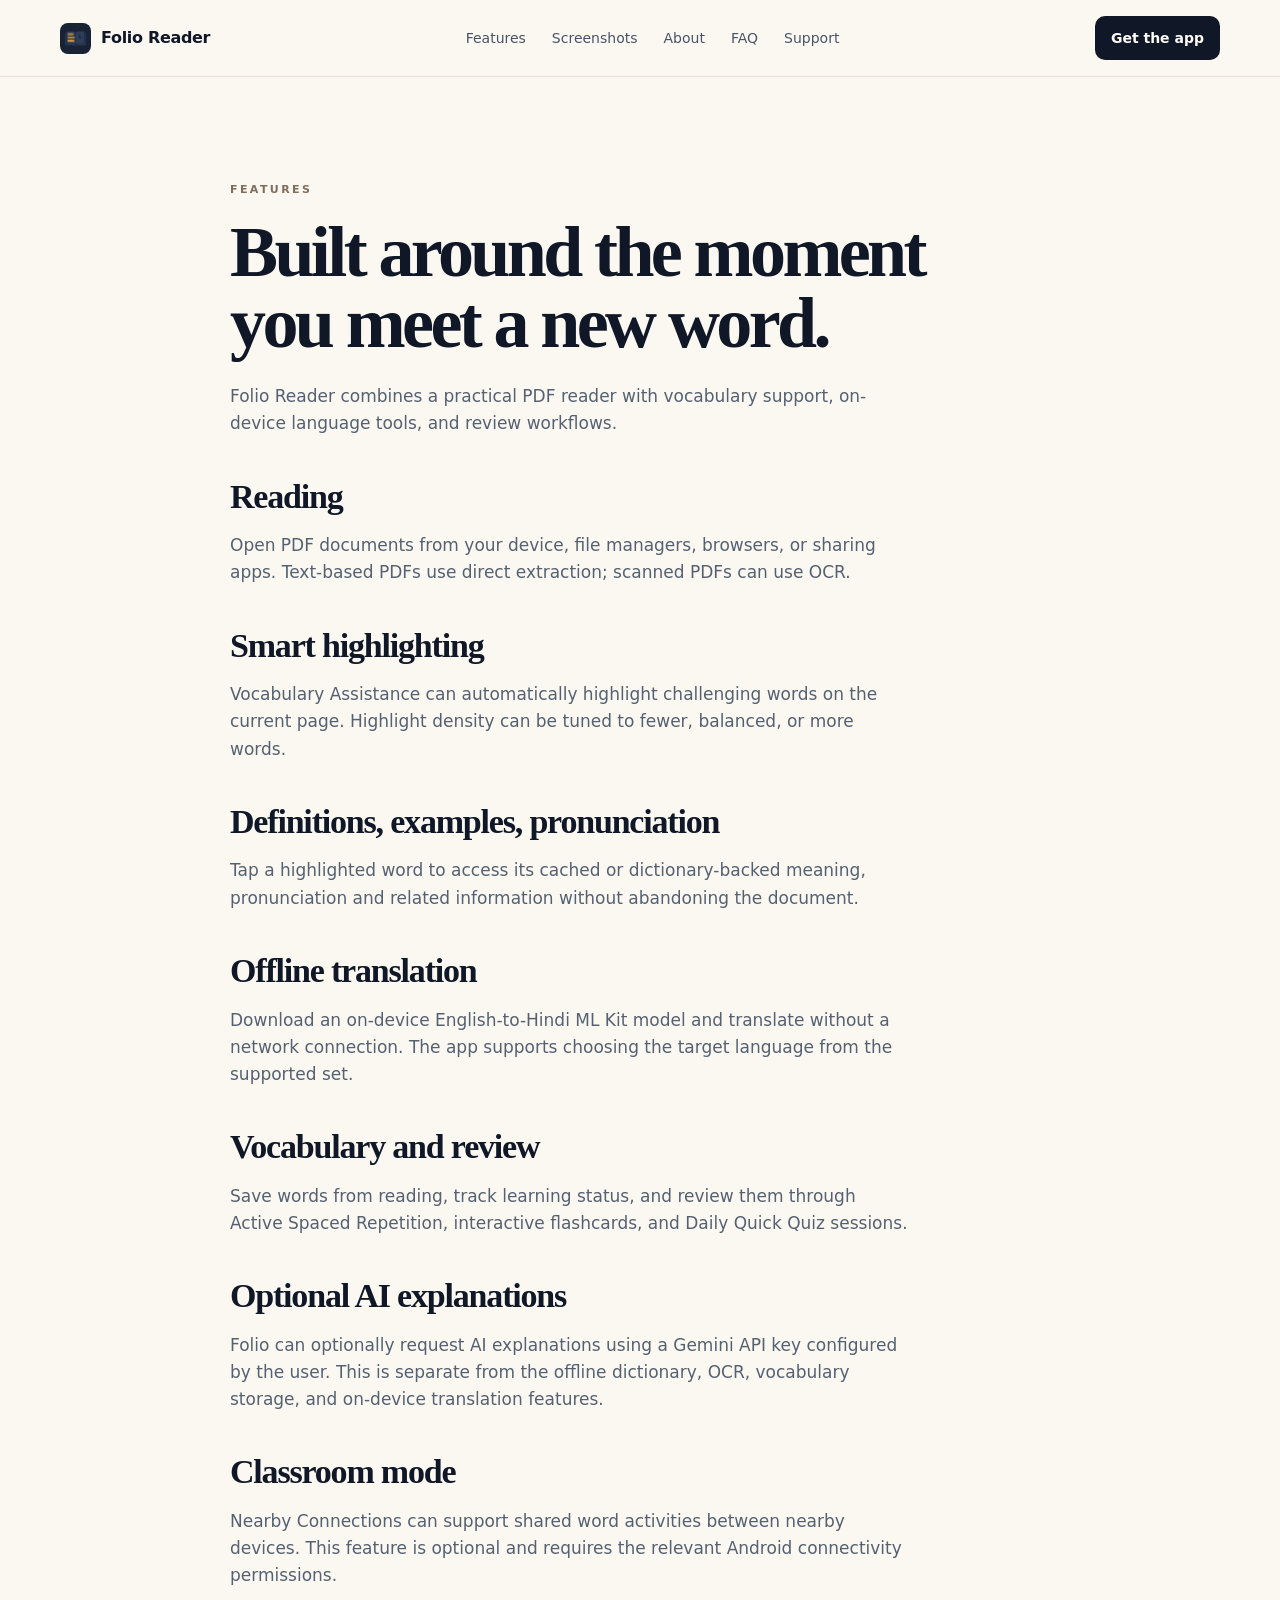
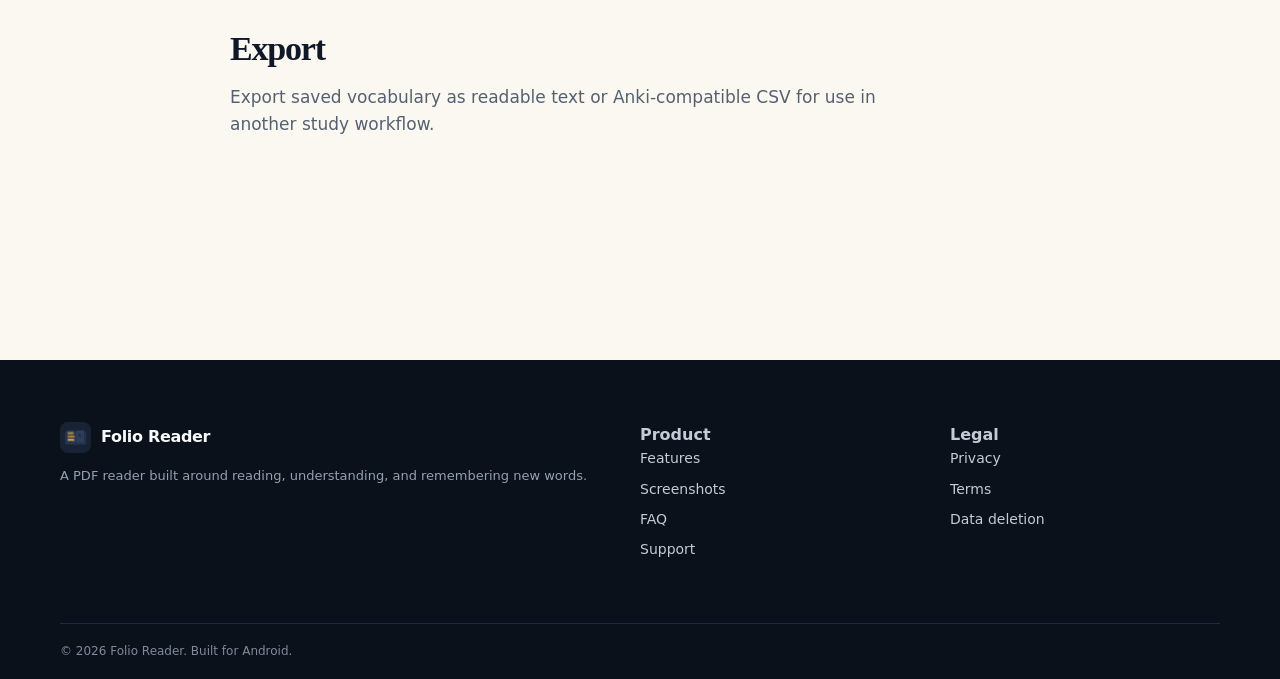
<file: docs/features.html>
<!doctype html><html lang="en"><head><meta charset="utf-8"><meta name="viewport" content="width=device-width,initial-scale=1"><title>Features · Folio Reader</title><meta name="description" content="Folio Reader — read PDFs, understand unfamiliar words, and build vocabulary while you read."><meta name="google-site-verification" content="sou-98cZYPWFJmbwxJgJptO-ZaIPNJqz2ven_iS4NjI"><link rel="canonical" href="https://folioreaderapp.pages.dev/features.html"><link rel="icon" href="assets/icon.png"><link rel="stylesheet" href="style.css"></head><body>
<header class="site-header"><div class="container nav">
  <a class="brand" href="https://folioreaderapp.pages.dev/"><img src="assets/icon.png" alt="Folio Reader icon"><span>Folio Reader</span></a>
  <nav class="nav-links"><a href="https://folioreaderapp.pages.dev/features.html">Features</a><a href="https://folioreaderapp.pages.dev/screenshots.html">Screenshots</a><a href="https://folioreaderapp.pages.dev/about.html">About</a><a href="https://folioreaderapp.pages.dev/faq.html">FAQ</a><a href="https://folioreaderapp.pages.dev/support.html">Support</a></nav>
  <a class="nav-cta" href="https://folioreaderapp.pages.dev/#download">Get the app</a><button class="menu" aria-label="Menu">☰</button>
</div></header>
<main><section class="section"><div class="container prose"><div class="kicker">Features</div><h1>Built around the moment you meet a new word.</h1><p class="lede">Folio Reader combines a practical PDF reader with vocabulary support, on-device language tools, and review workflows.</p><h2>Reading</h2><p>Open PDF documents from your device, file managers, browsers, or sharing apps. Text-based PDFs use direct extraction; scanned PDFs can use OCR.</p><h2>Smart highlighting</h2><p>Vocabulary Assistance can automatically highlight challenging words on the current page. Highlight density can be tuned to fewer, balanced, or more words.</p><h2>Definitions, examples, pronunciation</h2><p>Tap a highlighted word to access its cached or dictionary-backed meaning, pronunciation and related information without abandoning the document.</p><h2>Offline translation</h2><p>Download an on-device English-to-Hindi ML Kit model and translate without a network connection. The app supports choosing the target language from the supported set.</p><h2>Vocabulary and review</h2><p>Save words from reading, track learning status, and review them through Active Spaced Repetition, interactive flashcards, and Daily Quick Quiz sessions.</p><h2>Optional AI explanations</h2><p>Folio can optionally request AI explanations using a Gemini API key configured by the user. This is separate from the offline dictionary, OCR, vocabulary storage, and on-device translation features.</p><h2>Classroom mode</h2><p>Nearby Connections can support shared word activities between nearby devices. This feature is optional and requires the relevant Android connectivity permissions.</p><h2>Export</h2><p>Export saved vocabulary as readable text or Anki-compatible CSV for use in another study workflow.</p></div></section></main>
<footer class="site-footer"><div class="container footer-grid">
  <div><a class="brand footer-brand" href="https://folioreaderapp.pages.dev/"><img src="assets/icon.png" alt=""><span>Folio Reader</span></a><p class="footer-note">A PDF reader built around reading, understanding, and remembering new words.</p></div>
  <div><strong>Product</strong><div class="footer-links"><a href="https://folioreaderapp.pages.dev/features.html">Features</a><a href="https://folioreaderapp.pages.dev/screenshots.html">Screenshots</a><a href="https://folioreaderapp.pages.dev/faq.html">FAQ</a><a href="https://folioreaderapp.pages.dev/support.html">Support</a></div></div>
  <div><strong>Legal</strong><div class="footer-links"><a href="https://folioreaderapp.pages.dev/privacy.html">Privacy</a><a href="https://folioreaderapp.pages.dev/terms.html">Terms</a><a href="https://folioreaderapp.pages.dev/data-deletion.html">Data deletion</a></div></div>
</div><div class="container copyright">© <span data-year></span> Folio Reader. Built for Android.</div></footer>
<script src="script.js"></script></body></html>
</file>
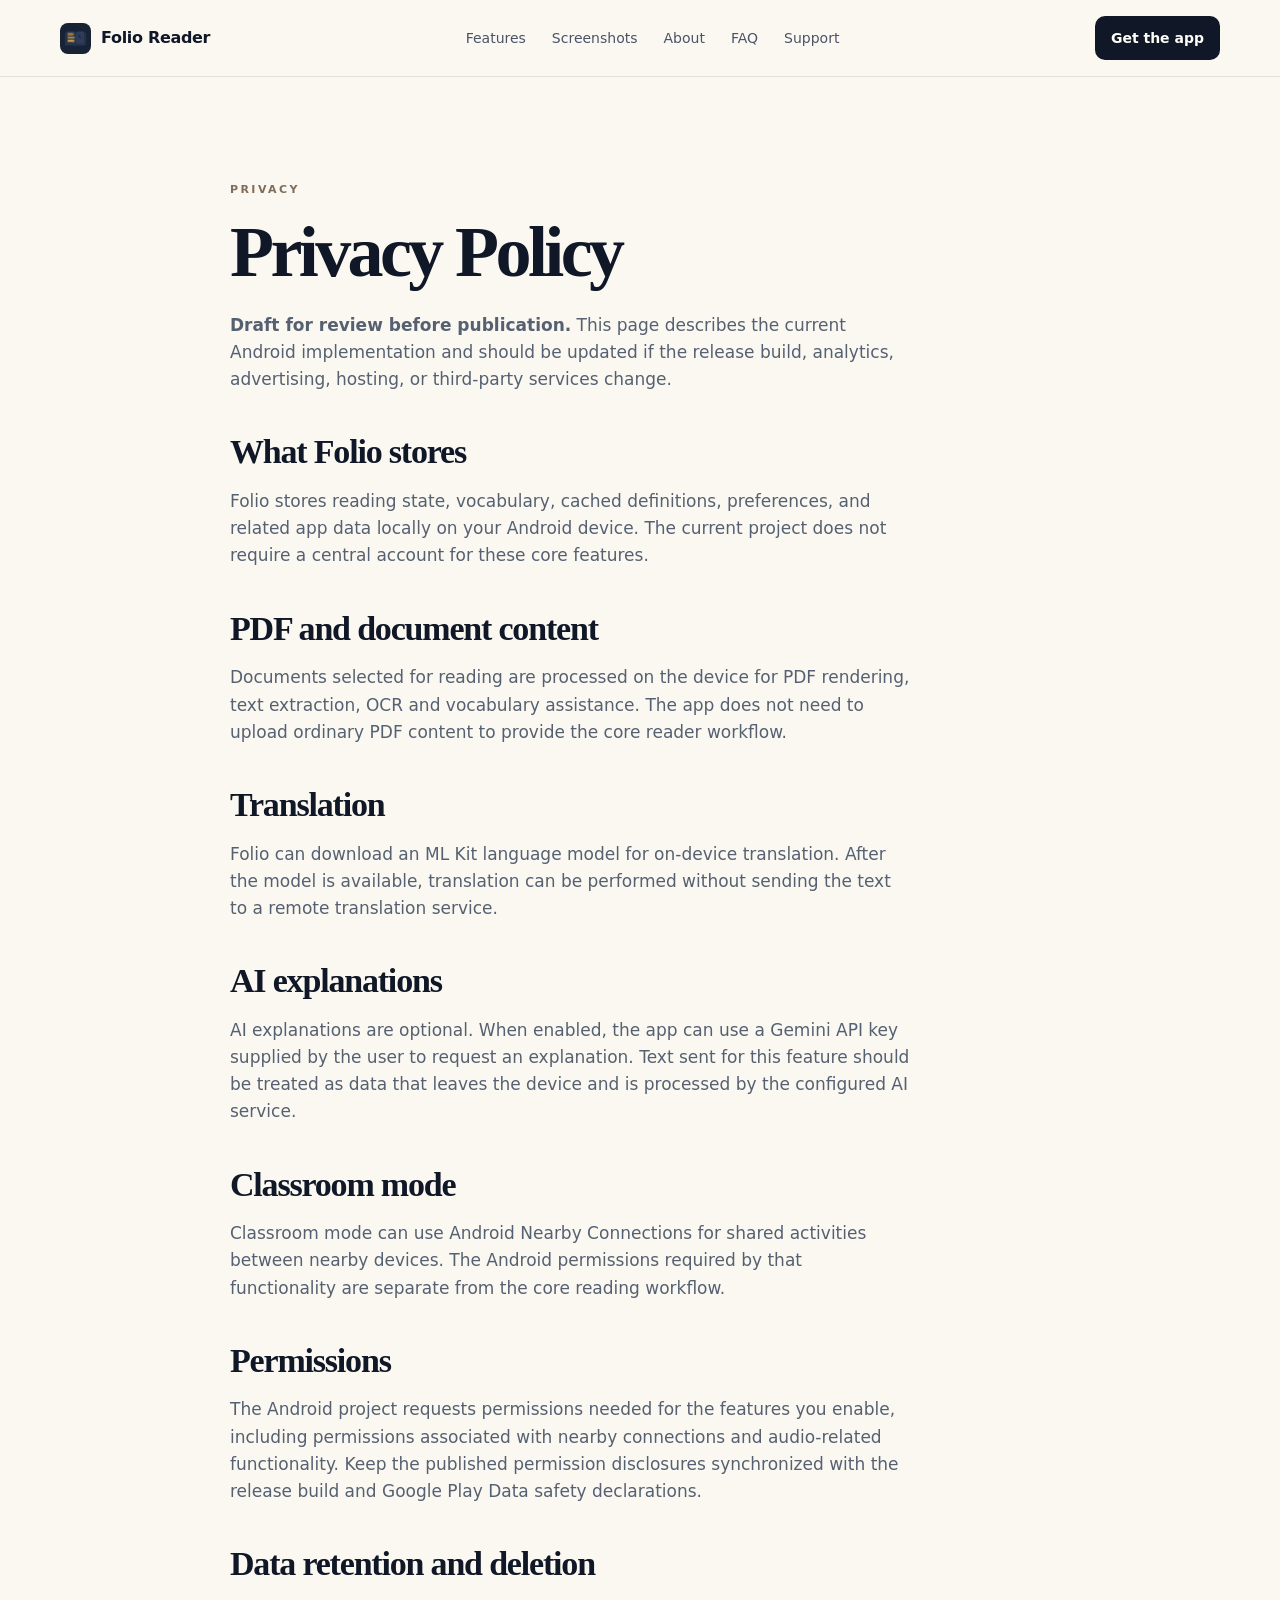
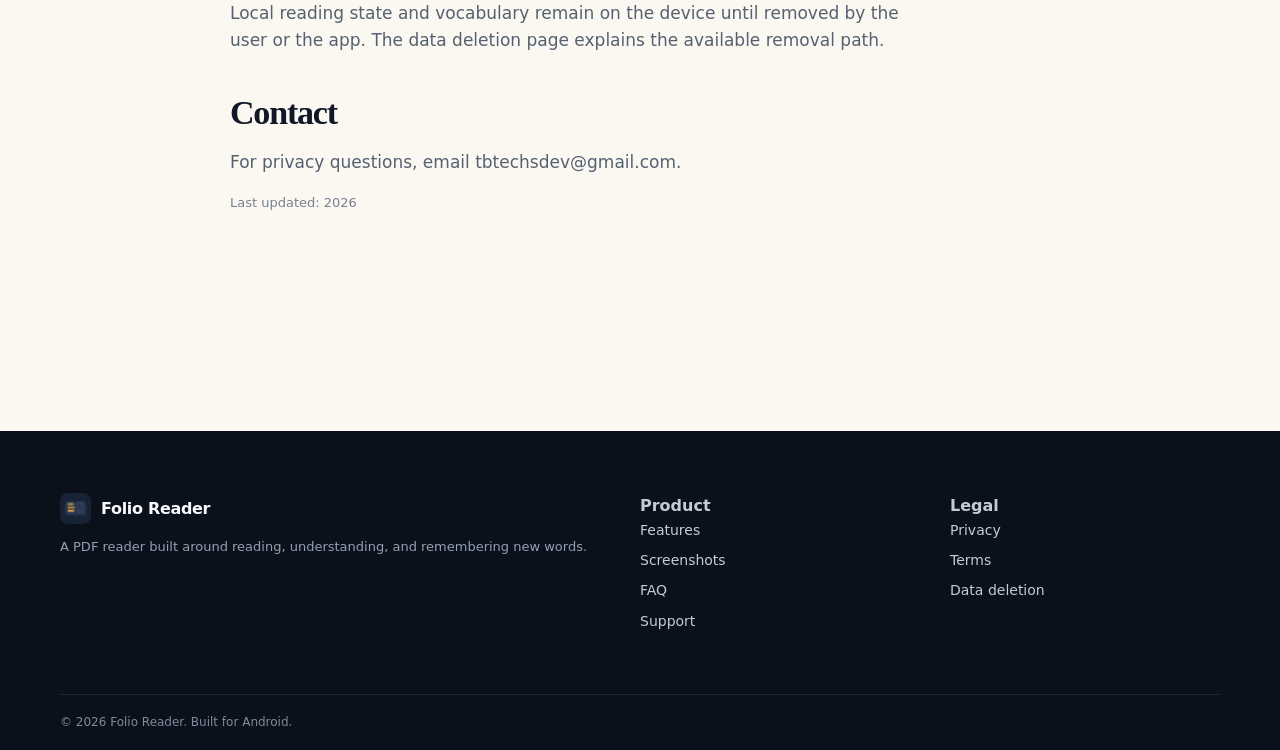
<file: docs/privacy.html>
<!doctype html><html lang="en"><head><meta charset="utf-8"><meta name="viewport" content="width=device-width,initial-scale=1"><title>Privacy Policy · Folio Reader</title><meta name="description" content="Folio Reader — read PDFs, understand unfamiliar words, and build vocabulary while you read."><meta name="google-site-verification" content="sou-98cZYPWFJmbwxJgJptO-ZaIPNJqz2ven_iS4NjI"><link rel="canonical" href="https://folioreaderapp.pages.dev/privacy.html"><link rel="icon" href="assets/icon.png"><link rel="stylesheet" href="style.css"></head><body>
<header class="site-header"><div class="container nav">
  <a class="brand" href="https://folioreaderapp.pages.dev/"><img src="assets/icon.png" alt="Folio Reader icon"><span>Folio Reader</span></a>
  <nav class="nav-links"><a href="https://folioreaderapp.pages.dev/features.html">Features</a><a href="https://folioreaderapp.pages.dev/screenshots.html">Screenshots</a><a href="https://folioreaderapp.pages.dev/about.html">About</a><a href="https://folioreaderapp.pages.dev/faq.html">FAQ</a><a href="https://folioreaderapp.pages.dev/support.html">Support</a></nav>
  <a class="nav-cta" href="https://folioreaderapp.pages.dev/#download">Get the app</a><button class="menu" aria-label="Menu">☰</button>
</div></header>
<main><section class="section"><div class="container prose"><div class="kicker">Privacy</div><h1>Privacy Policy</h1><p><strong>Draft for review before publication.</strong> This page describes the current Android implementation and should be updated if the release build, analytics, advertising, hosting, or third-party services change.</p><h2>What Folio stores</h2><p>Folio stores reading state, vocabulary, cached definitions, preferences, and related app data locally on your Android device. The current project does not require a central account for these core features.</p><h2>PDF and document content</h2><p>Documents selected for reading are processed on the device for PDF rendering, text extraction, OCR and vocabulary assistance. The app does not need to upload ordinary PDF content to provide the core reader workflow.</p><h2>Translation</h2><p>Folio can download an ML Kit language model for on-device translation. After the model is available, translation can be performed without sending the text to a remote translation service.</p><h2>AI explanations</h2><p>AI explanations are optional. When enabled, the app can use a Gemini API key supplied by the user to request an explanation. Text sent for this feature should be treated as data that leaves the device and is processed by the configured AI service.</p><h2>Classroom mode</h2><p>Classroom mode can use Android Nearby Connections for shared activities between nearby devices. The Android permissions required by that functionality are separate from the core reading workflow.</p><h2>Permissions</h2><p>The Android project requests permissions needed for the features you enable, including permissions associated with nearby connections and audio-related functionality. Keep the published permission disclosures synchronized with the release build and Google Play Data safety declarations.</p><h2>Data retention and deletion</h2><p>Local reading state and vocabulary remain on the device until removed by the user or the app. The data deletion page explains the available removal path.</p><h2>Contact</h2><p>For privacy questions, email <a href="mailto:tbtechsdev@gmail.com">tbtechsdev@gmail.com</a>.</p><p style="font-size:13px;color:#778092">Last updated: <span data-year></span></p></div></section></main>
<footer class="site-footer"><div class="container footer-grid">
  <div><a class="brand footer-brand" href="https://folioreaderapp.pages.dev/"><img src="assets/icon.png" alt=""><span>Folio Reader</span></a><p class="footer-note">A PDF reader built around reading, understanding, and remembering new words.</p></div>
  <div><strong>Product</strong><div class="footer-links"><a href="https://folioreaderapp.pages.dev/features.html">Features</a><a href="https://folioreaderapp.pages.dev/screenshots.html">Screenshots</a><a href="https://folioreaderapp.pages.dev/faq.html">FAQ</a><a href="https://folioreaderapp.pages.dev/support.html">Support</a></div></div>
  <div><strong>Legal</strong><div class="footer-links"><a href="https://folioreaderapp.pages.dev/privacy.html">Privacy</a><a href="https://folioreaderapp.pages.dev/terms.html">Terms</a><a href="https://folioreaderapp.pages.dev/data-deletion.html">Data deletion</a></div></div>
</div><div class="container copyright">© <span data-year></span> Folio Reader. Built for Android.</div></footer>
<script src="script.js"></script></body></html>
</file>
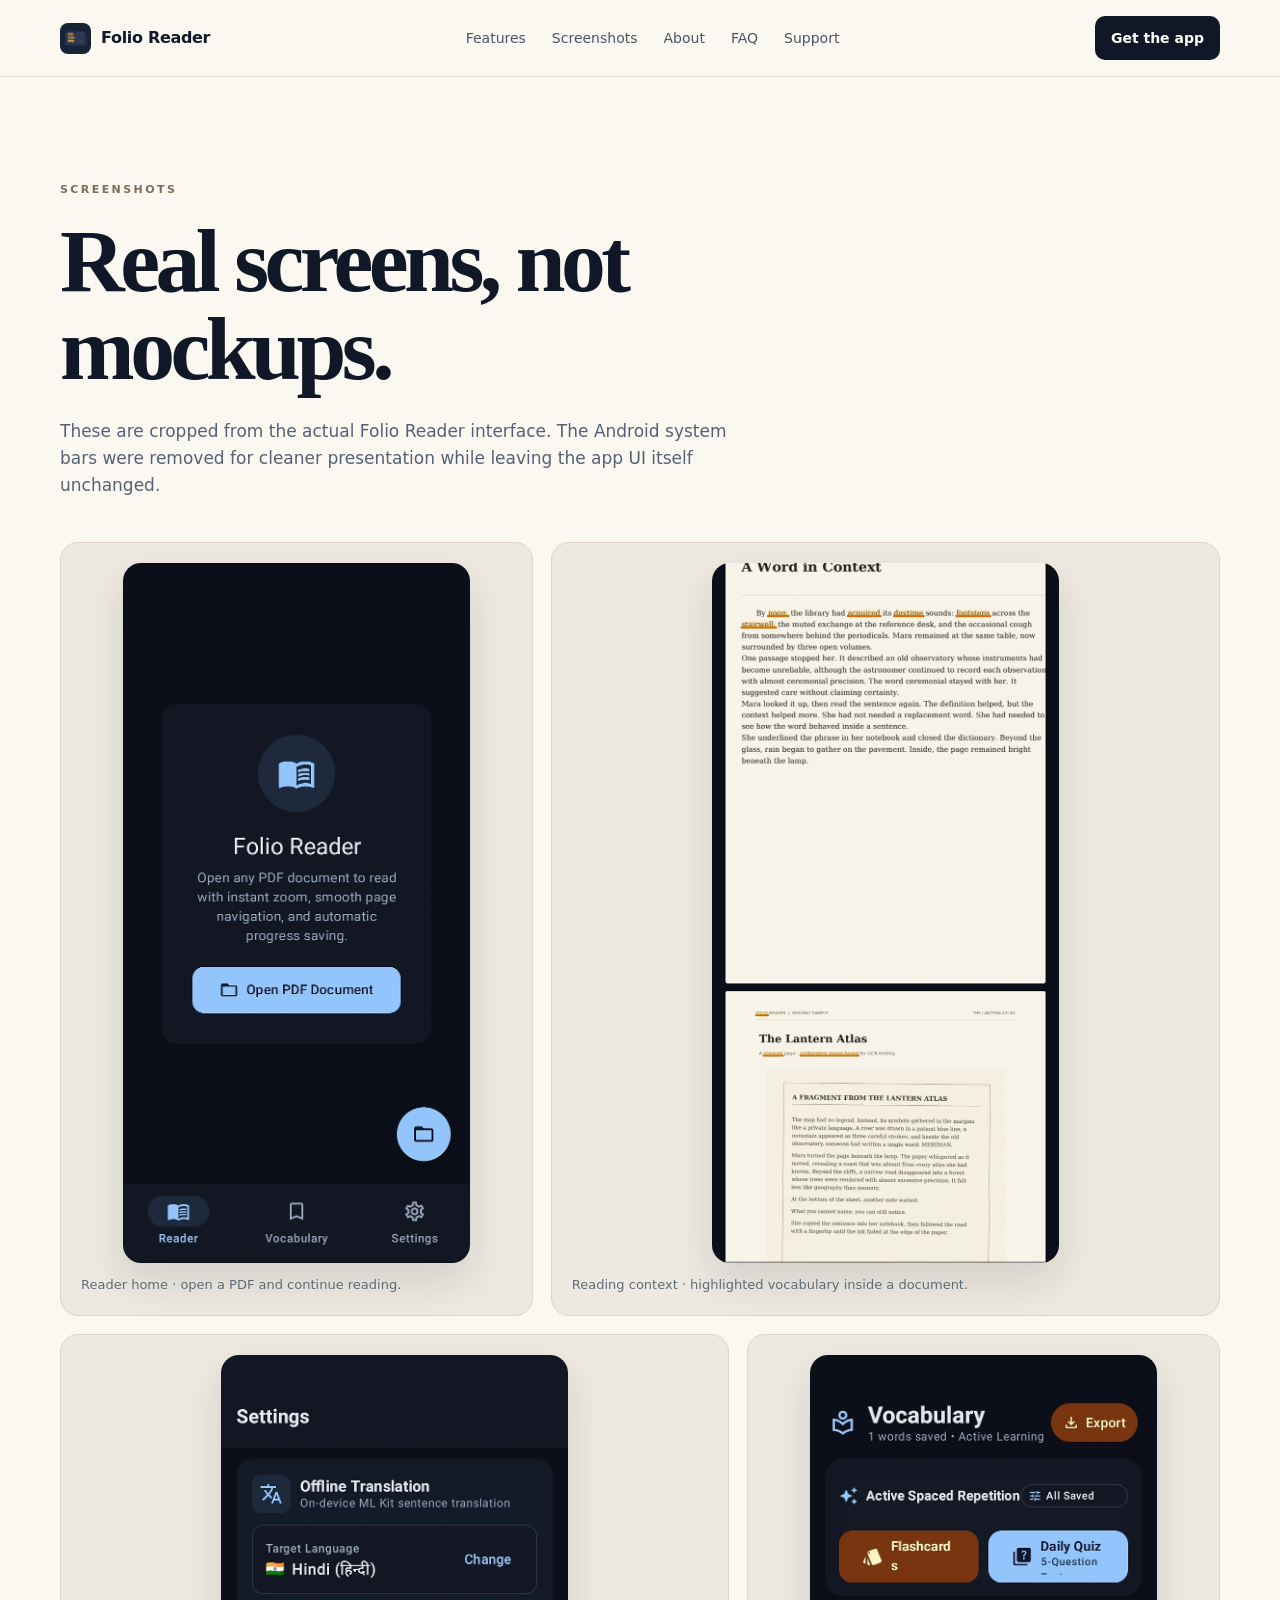
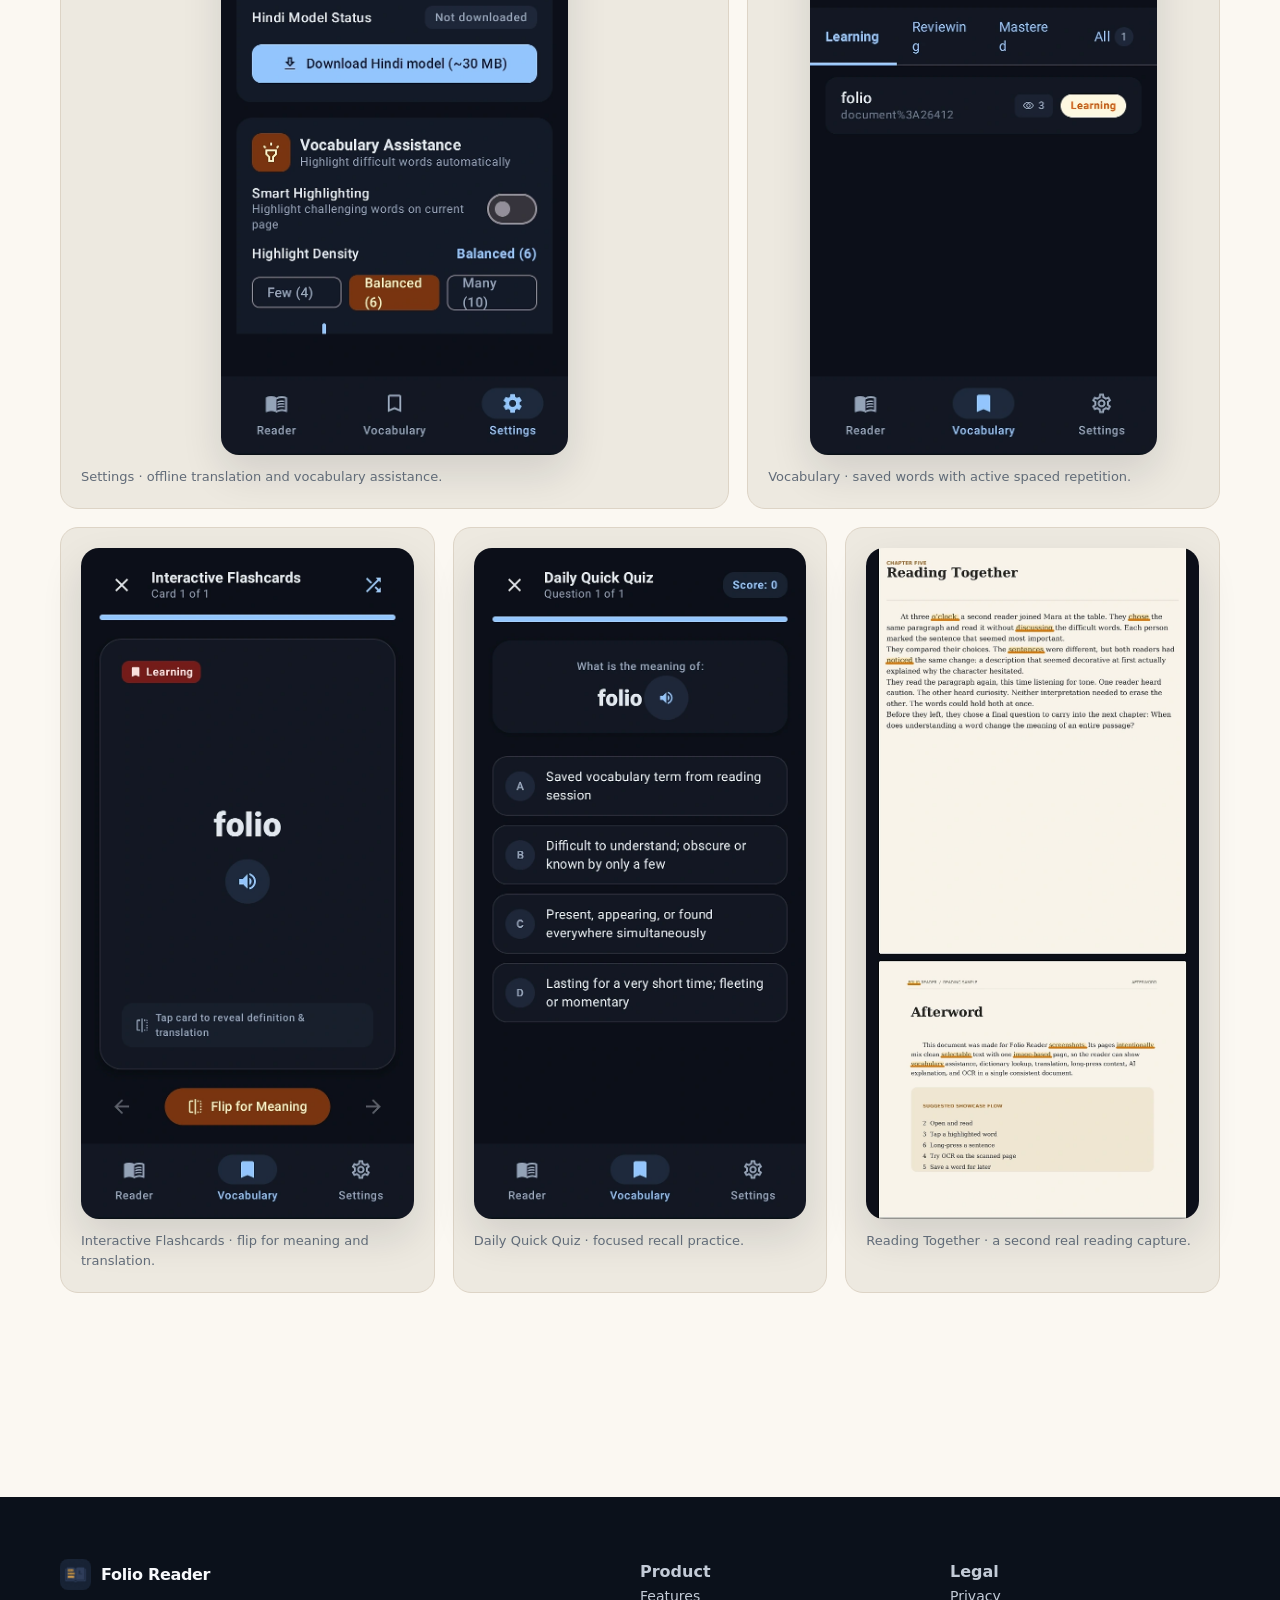
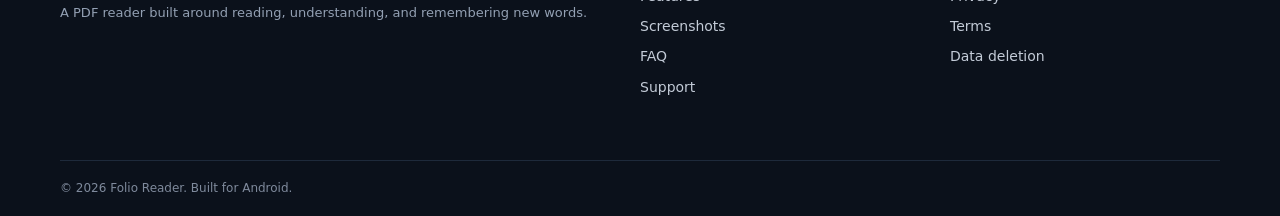
<file: docs/screenshots.html>
<!doctype html><html lang="en"><head><meta charset="utf-8"><meta name="viewport" content="width=device-width,initial-scale=1"><title>Screenshots · Folio Reader</title><meta name="description" content="Folio Reader — read PDFs, understand unfamiliar words, and build vocabulary while you read."><meta name="google-site-verification" content="sou-98cZYPWFJmbwxJgJptO-ZaIPNJqz2ven_iS4NjI"><link rel="canonical" href="https://folioreaderapp.pages.dev/screenshots.html"><link rel="icon" href="assets/icon.png"><link rel="stylesheet" href="style.css"></head><body>
<header class="site-header"><div class="container nav">
  <a class="brand" href="https://folioreaderapp.pages.dev/"><img src="assets/icon.png" alt="Folio Reader icon"><span>Folio Reader</span></a>
  <nav class="nav-links"><a href="https://folioreaderapp.pages.dev/features.html">Features</a><a href="https://folioreaderapp.pages.dev/screenshots.html">Screenshots</a><a href="https://folioreaderapp.pages.dev/about.html">About</a><a href="https://folioreaderapp.pages.dev/faq.html">FAQ</a><a href="https://folioreaderapp.pages.dev/support.html">Support</a></nav>
  <a class="nav-cta" href="https://folioreaderapp.pages.dev/#download">Get the app</a><button class="menu" aria-label="Menu">☰</button>
</div></header>
<main><section class="section"><div class="container"><div class="kicker">Screenshots</div><h1>Real screens, not mockups.</h1><p class="lede">These are cropped from the actual Folio Reader interface. The Android system bars were removed for cleaner presentation while leaving the app UI itself unchanged.</p><div class="gallery" style="margin-top:42px"><figure><img src="assets/reader-home.webp" alt="Folio Reader home screen"><figcaption>Reader home · open a PDF and continue reading.</figcaption></figure><figure><img src="assets/reader-context.webp" alt="Folio Reader reading view with highlighted words"><figcaption>Reading context · highlighted vocabulary inside a document.</figcaption></figure><figure><img src="assets/settings.webp" alt="Folio Reader translation and vocabulary settings"><figcaption>Settings · offline translation and vocabulary assistance.</figcaption></figure><figure><img src="assets/vocabulary.webp" alt="Folio Reader vocabulary"><figcaption>Vocabulary · saved words with active spaced repetition.</figcaption></figure><figure><img src="assets/flashcards.webp" alt="Folio Reader flashcards"><figcaption>Interactive Flashcards · flip for meaning and translation.</figcaption></figure><figure><img src="assets/quiz.webp" alt="Folio Reader quiz"><figcaption>Daily Quick Quiz · focused recall practice.</figcaption></figure><figure><img src="assets/reader-context2.webp" alt="Folio Reader reading together page"><figcaption>Reading Together · a second real reading capture.</figcaption></figure></div></div></section></main>
<footer class="site-footer"><div class="container footer-grid">
  <div><a class="brand footer-brand" href="https://folioreaderapp.pages.dev/"><img src="assets/icon.png" alt=""><span>Folio Reader</span></a><p class="footer-note">A PDF reader built around reading, understanding, and remembering new words.</p></div>
  <div><strong>Product</strong><div class="footer-links"><a href="https://folioreaderapp.pages.dev/features.html">Features</a><a href="https://folioreaderapp.pages.dev/screenshots.html">Screenshots</a><a href="https://folioreaderapp.pages.dev/faq.html">FAQ</a><a href="https://folioreaderapp.pages.dev/support.html">Support</a></div></div>
  <div><strong>Legal</strong><div class="footer-links"><a href="https://folioreaderapp.pages.dev/privacy.html">Privacy</a><a href="https://folioreaderapp.pages.dev/terms.html">Terms</a><a href="https://folioreaderapp.pages.dev/data-deletion.html">Data deletion</a></div></div>
</div><div class="container copyright">© <span data-year></span> Folio Reader. Built for Android.</div></footer>
<script src="script.js"></script></body></html>
</file>
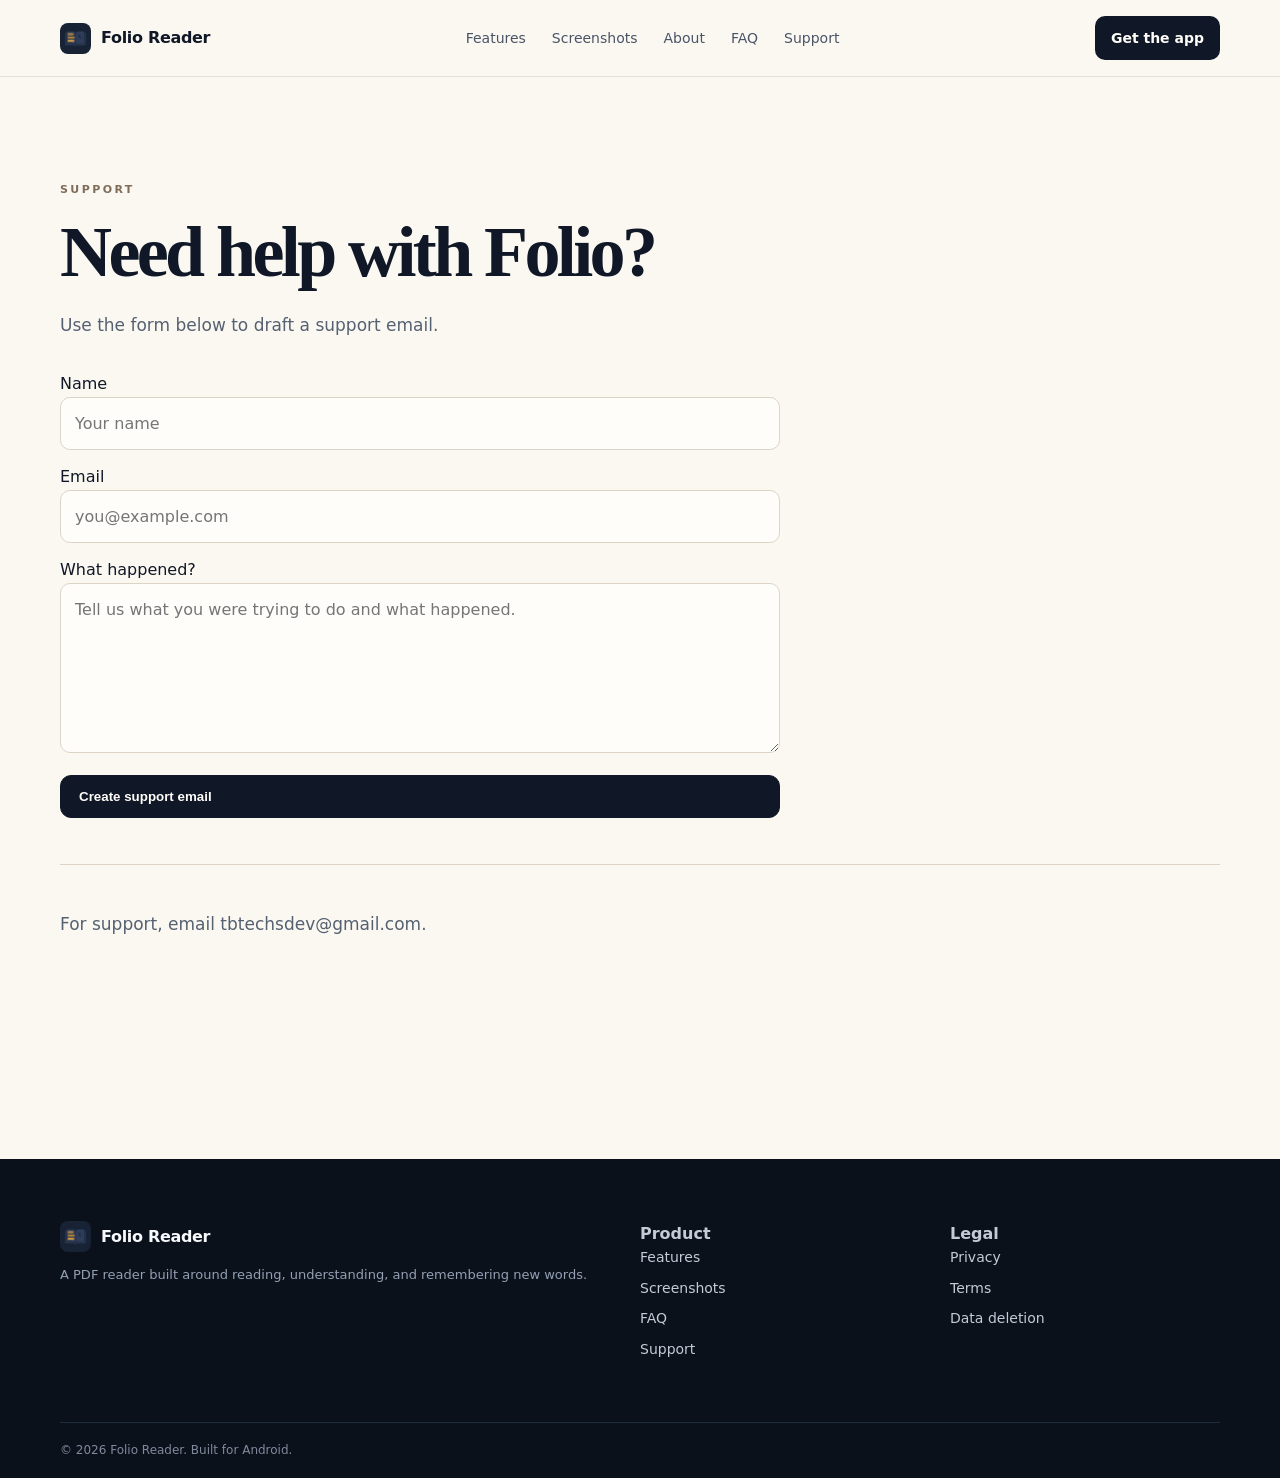
<file: docs/support.html>
<!doctype html><html lang="en"><head><meta charset="utf-8"><meta name="viewport" content="width=device-width,initial-scale=1"><title>Support · Folio Reader</title><meta name="description" content="Folio Reader — read PDFs, understand unfamiliar words, and build vocabulary while you read."><meta name="google-site-verification" content="sou-98cZYPWFJmbwxJgJptO-ZaIPNJqz2ven_iS4NjI"><link rel="canonical" href="https://folioreaderapp.pages.dev/support.html"><link rel="icon" href="assets/icon.png"><link rel="stylesheet" href="style.css"></head><body>
<header class="site-header"><div class="container nav">
  <a class="brand" href="https://folioreaderapp.pages.dev/"><img src="assets/icon.png" alt="Folio Reader icon"><span>Folio Reader</span></a>
  <nav class="nav-links"><a href="https://folioreaderapp.pages.dev/features.html">Features</a><a href="https://folioreaderapp.pages.dev/screenshots.html">Screenshots</a><a href="https://folioreaderapp.pages.dev/about.html">About</a><a href="https://folioreaderapp.pages.dev/faq.html">FAQ</a><a href="https://folioreaderapp.pages.dev/support.html">Support</a></nav>
  <a class="nav-cta" href="https://folioreaderapp.pages.dev/#download">Get the app</a><button class="menu" aria-label="Menu">☰</button>
</div></header>
<main><section class="section"><div class="container"><div class="prose"><div class="kicker">Support</div><h1>Need help with Folio?</h1><p class="lede">Use the form below to draft a support email.</p></div><form class="form" style="margin-top:32px" onsubmit="return false"><label>Name<input id="name" placeholder="Your name"></label><label>Email<input id="email" type="email" placeholder="you@example.com"></label><label>What happened?<textarea id="message" placeholder="Tell us what you were trying to do and what happened."></textarea></label><button class="btn btn-primary" type="button" onclick="const s=document.getElementById('name').value;const e=document.getElementById('email').value;const m=document.getElementById('message').value;location.href='mailto:tbtechsdev@gmail.com?subject=Folio%20Reader%20support&body='+encodeURIComponent('Name: '+s+'\nEmail: '+e+'\n\n'+m);">Create support email</button></form><div class="rule"></div><div class="prose"><p>For support, email <a href="mailto:tbtechsdev@gmail.com">tbtechsdev@gmail.com</a>.</p></div></div></section></main>
<footer class="site-footer"><div class="container footer-grid">
  <div><a class="brand footer-brand" href="https://folioreaderapp.pages.dev/"><img src="assets/icon.png" alt=""><span>Folio Reader</span></a><p class="footer-note">A PDF reader built around reading, understanding, and remembering new words.</p></div>
  <div><strong>Product</strong><div class="footer-links"><a href="https://folioreaderapp.pages.dev/features.html">Features</a><a href="https://folioreaderapp.pages.dev/screenshots.html">Screenshots</a><a href="https://folioreaderapp.pages.dev/faq.html">FAQ</a><a href="https://folioreaderapp.pages.dev/support.html">Support</a></div></div>
  <div><strong>Legal</strong><div class="footer-links"><a href="https://folioreaderapp.pages.dev/privacy.html">Privacy</a><a href="https://folioreaderapp.pages.dev/terms.html">Terms</a><a href="https://folioreaderapp.pages.dev/data-deletion.html">Data deletion</a></div></div>
</div><div class="container copyright">© <span data-year></span> Folio Reader. Built for Android.</div></footer>
<script src="script.js"></script></body></html>
</file>
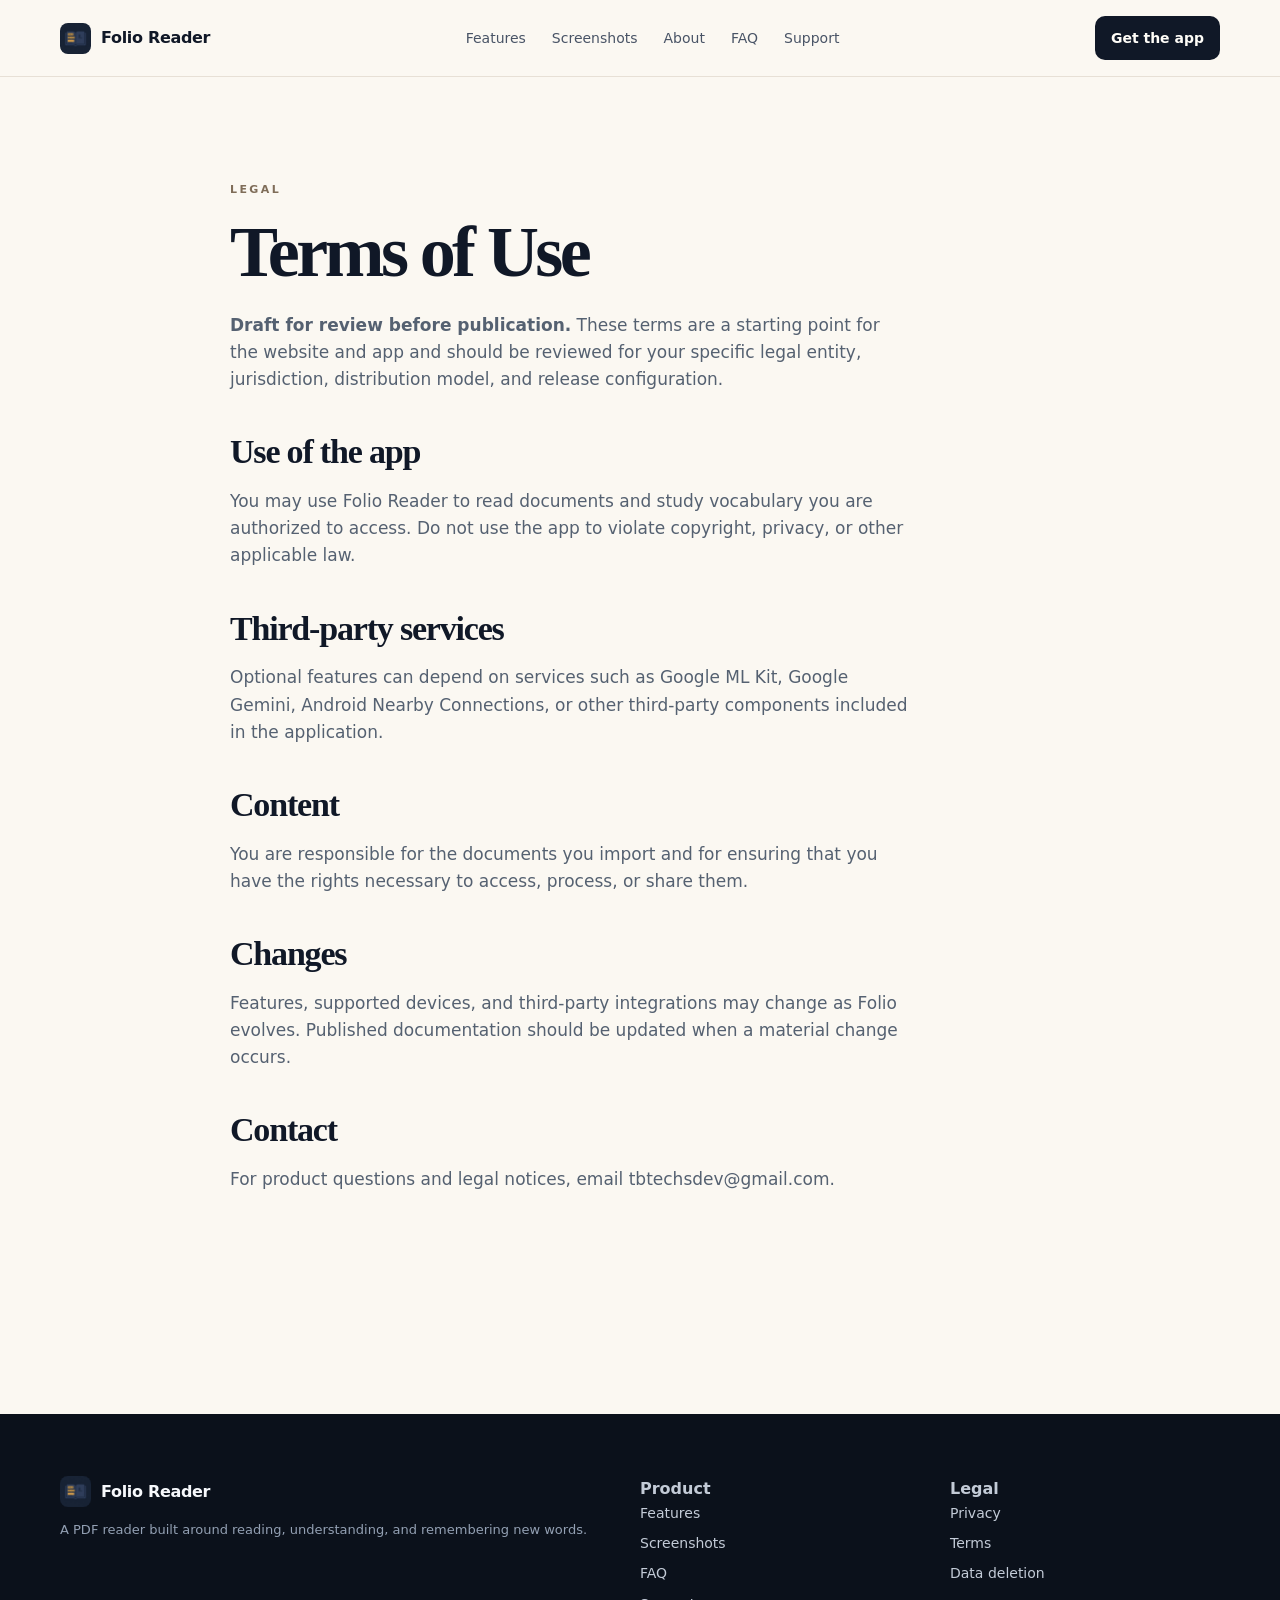
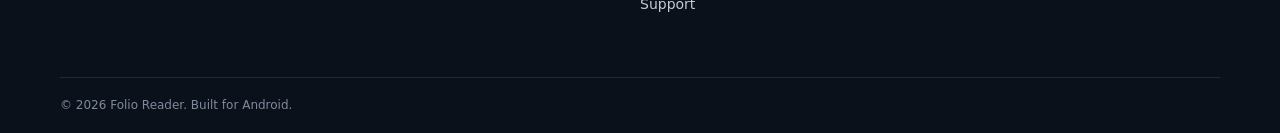
<file: docs/terms.html>
<!doctype html><html lang="en"><head><meta charset="utf-8"><meta name="viewport" content="width=device-width,initial-scale=1"><title>Terms of Use · Folio Reader</title><meta name="description" content="Folio Reader — read PDFs, understand unfamiliar words, and build vocabulary while you read."><meta name="google-site-verification" content="sou-98cZYPWFJmbwxJgJptO-ZaIPNJqz2ven_iS4NjI"><link rel="canonical" href="https://folioreaderapp.pages.dev/terms.html"><link rel="icon" href="assets/icon.png"><link rel="stylesheet" href="style.css"></head><body>
<header class="site-header"><div class="container nav">
  <a class="brand" href="https://folioreaderapp.pages.dev/"><img src="assets/icon.png" alt="Folio Reader icon"><span>Folio Reader</span></a>
  <nav class="nav-links"><a href="https://folioreaderapp.pages.dev/features.html">Features</a><a href="https://folioreaderapp.pages.dev/screenshots.html">Screenshots</a><a href="https://folioreaderapp.pages.dev/about.html">About</a><a href="https://folioreaderapp.pages.dev/faq.html">FAQ</a><a href="https://folioreaderapp.pages.dev/support.html">Support</a></nav>
  <a class="nav-cta" href="https://folioreaderapp.pages.dev/#download">Get the app</a><button class="menu" aria-label="Menu">☰</button>
</div></header>
<main><section class="section"><div class="container prose"><div class="kicker">Legal</div><h1>Terms of Use</h1><p><strong>Draft for review before publication.</strong> These terms are a starting point for the website and app and should be reviewed for your specific legal entity, jurisdiction, distribution model, and release configuration.</p><h2>Use of the app</h2><p>You may use Folio Reader to read documents and study vocabulary you are authorized to access. Do not use the app to violate copyright, privacy, or other applicable law.</p><h2>Third-party services</h2><p>Optional features can depend on services such as Google ML Kit, Google Gemini, Android Nearby Connections, or other third-party components included in the application.</p><h2>Content</h2><p>You are responsible for the documents you import and for ensuring that you have the rights necessary to access, process, or share them.</p><h2>Changes</h2><p>Features, supported devices, and third-party integrations may change as Folio evolves. Published documentation should be updated when a material change occurs.</p><h2>Contact</h2><p>For product questions and legal notices, email <a href="mailto:tbtechsdev@gmail.com">tbtechsdev@gmail.com</a>.</p></div></section></main>
<footer class="site-footer"><div class="container footer-grid">
  <div><a class="brand footer-brand" href="https://folioreaderapp.pages.dev/"><img src="assets/icon.png" alt=""><span>Folio Reader</span></a><p class="footer-note">A PDF reader built around reading, understanding, and remembering new words.</p></div>
  <div><strong>Product</strong><div class="footer-links"><a href="https://folioreaderapp.pages.dev/features.html">Features</a><a href="https://folioreaderapp.pages.dev/screenshots.html">Screenshots</a><a href="https://folioreaderapp.pages.dev/faq.html">FAQ</a><a href="https://folioreaderapp.pages.dev/support.html">Support</a></div></div>
  <div><strong>Legal</strong><div class="footer-links"><a href="https://folioreaderapp.pages.dev/privacy.html">Privacy</a><a href="https://folioreaderapp.pages.dev/terms.html">Terms</a><a href="https://folioreaderapp.pages.dev/data-deletion.html">Data deletion</a></div></div>
</div><div class="container copyright">© <span data-year></span> Folio Reader. Built for Android.</div></footer>
<script src="script.js"></script></body></html>
</file>
<file: docs/style.css>
:root{
  --ink:#101827; --muted:#667085; --paper:#f6f1e7; --paper-2:#fbf8f2;
  --line:#ddd4c6; --blue:#91c5ff; --blue-deep:#477eb2; --rust:#aa4b13;
  --night:#0b111b; --night-2:#111a28; --white:#fffdf8;
  --serif: Georgia, 'Times New Roman', serif;
  --sans: ui-sans-serif, system-ui, -apple-system, BlinkMacSystemFont, 'Segoe UI', sans-serif;
}
*{box-sizing:border-box}
html{scroll-behavior:smooth}
body{margin:0;background:var(--paper-2);color:var(--ink);font-family:var(--sans);line-height:1.6}
a{color:inherit;text-decoration:none}
img{max-width:100%;display:block}
.container{width:min(1160px, calc(100% - 40px));margin:auto}
.site-header{position:sticky;top:0;z-index:20;background:rgba(251,248,242,.92);backdrop-filter:blur(18px);border-bottom:1px solid rgba(221,212,198,.65)}
.nav{height:76px;display:flex;align-items:center;justify-content:space-between;gap:24px}
.brand{display:flex;align-items:center;gap:10px;font-weight:800;letter-spacing:-.02em}
.brand img{width:31px;height:31px;object-fit:cover;border-radius:8px}
.nav-links{display:flex;gap:26px;font-size:14px;color:#495466}
.nav-links a:hover{color:var(--ink)}
.nav-cta{background:var(--ink);color:var(--white);padding:11px 16px;border-radius:10px;font-weight:750;font-size:14px}
.menu{display:none;background:none;border:0;font-size:22px;color:var(--ink)}
.hero{padding:72px 0 86px;background:
  radial-gradient(circle at 85% 22%, rgba(145,197,255,.22), transparent 24%),
  radial-gradient(circle at 15% 12%, rgba(170,75,19,.08), transparent 18%), var(--paper)}
.hero-grid{display:grid;grid-template-columns:1.06fr .94fr;gap:70px;align-items:center}
.eyebrow{font-size:12px;text-transform:uppercase;letter-spacing:.24em;font-weight:800;color:#6d5f4e}
h1{font-family:var(--serif);font-size:clamp(52px,7vw,90px);line-height:.99;letter-spacing:-.05em;margin:18px 0 24px;max-width:760px}
.lede{font-size:18px;max-width:640px;color:#425066}
.actions{display:flex;gap:12px;flex-wrap:wrap;margin:30px 0}
.btn{display:inline-flex;align-items:center;gap:10px;padding:13px 18px;border-radius:11px;font-weight:800;border:1px solid var(--line)}
.btn-primary{background:var(--ink);color:var(--white);border-color:var(--ink)}
.btn-secondary{background:transparent}
.chips{display:flex;gap:10px;flex-wrap:wrap;margin-top:18px}
.chip{border:1px solid var(--line);background:rgba(255,255,255,.52);padding:8px 11px;border-radius:999px;font-size:13px;color:#596579}
.hero-visual{position:relative;min-height:640px;display:grid;place-items:center}
.hero-note{position:absolute;right:2%;top:12%;font-family:cursive;font-size:18px;transform:rotate(-4deg);color:#6a6258;max-width:150px}
.phone-shot{width:min(100%, 430px);border-radius:28px;box-shadow:0 30px 70px rgba(19,27,39,.24);border:1px solid rgba(16,24,39,.18);background:var(--night);object-fit:cover}
.section{padding:104px 0}
.section.alt{background:#eef3f0}
.kicker{font-size:11px;text-transform:uppercase;letter-spacing:.22em;font-weight:800;color:#7f6d59;margin-bottom:14px}
.section h2{font-family:var(--serif);font-size:clamp(40px,5vw,68px);line-height:1.02;letter-spacing:-.035em;margin:0 0 18px;max-width:720px}
.section p{color:#566173;max-width:680px;font-size:17px}
.split{display:grid;grid-template-columns:1fr 1fr;gap:70px;align-items:center}
.rule{height:1px;background:var(--line);margin:46px 0}
.figure-wrap{background:#ece8df;padding:36px;border-radius:20px;border:1px solid var(--line)}
.figure-wrap.dark{background:var(--night);border-color:#202b3b}
.figure-wrap img{margin:auto;max-height:720px;object-fit:contain}
.caption{margin-top:14px;font-size:13px;color:#6a7280}
.feature-list{display:grid;grid-template-columns:repeat(2,minmax(0,1fr));gap:0;border-top:1px solid var(--line);margin-top:38px}
.feature{padding:24px 18px 24px 0;border-bottom:1px solid var(--line)}
.feature h3{margin:0 0 6px;font-size:18px}
.feature p{margin:0;font-size:14px;max-width:520px}
.step-grid{display:grid;grid-template-columns:repeat(3,1fr);gap:1px;background:var(--line);border:1px solid var(--line)}
.step{background:var(--paper-2);padding:28px}
.step span{display:block;font-family:var(--serif);font-size:52px;color:#a18f79;line-height:1}
.step h3{margin:10px 0 5px;font-family:var(--serif);font-size:26px}
.gallery{display:grid;grid-template-columns:repeat(12,1fr);gap:18px}
.gallery figure{margin:0;background:#ede9e0;border:1px solid var(--line);padding:20px;border-radius:18px}
.gallery figure:nth-child(1){grid-column:span 5}.gallery figure:nth-child(2){grid-column:span 7}
.gallery figure:nth-child(3){grid-column:span 7}.gallery figure:nth-child(4){grid-column:span 5}
.gallery figure:nth-child(5){grid-column:span 4}.gallery figure:nth-child(6){grid-column:span 4}.gallery figure:nth-child(7){grid-column:span 4}
.gallery img{margin:auto;max-height:700px;object-fit:contain;border-radius:18px;box-shadow:0 18px 40px rgba(18,26,38,.12)}
.gallery figcaption{padding-top:12px;font-size:13px;color:#616b78}
.callout{background:var(--night);color:#edf3fb;padding:54px;border-radius:26px;display:grid;grid-template-columns:1fr auto;gap:40px;align-items:center}
.callout h2{color:#f3f7fd;margin-bottom:8px}.callout p{color:#b3c0d2}
.faq{border-top:1px solid var(--line)}
details{border-bottom:1px solid var(--line);padding:18px 0}summary{cursor:pointer;font-weight:800;list-style:none;display:flex;justify-content:space-between;gap:20px}summary::-webkit-details-marker{display:none}.faq-body{color:#667085;max-width:800px;padding-top:12px}
.prose{max-width:820px}.prose h1{font-size:clamp(42px,6vw,72px)}.prose h2{font-family:var(--serif);font-size:34px;margin-top:42px}.prose h3{font-size:21px;margin-top:30px}.prose p,.prose li{color:#556171}.prose ul{padding-left:22px}
.site-footer{background:var(--night);color:#c3cbd7;margin-top:100px}.footer-grid{display:grid;grid-template-columns:2fr 1fr 1fr;gap:40px;padding:62px 0}.footer-brand{color:#f7f9fc}.footer-links{display:grid;gap:8px;font-size:14px}.footer-note{font-size:13px;color:#93a0b3}.copyright{border-top:1px solid #1e2a3b;padding:18px 0;font-size:12px;color:#7f8a9c}
.form{display:grid;gap:14px;max-width:720px}.form input,.form textarea{width:100%;padding:13px 14px;border:1px solid var(--line);border-radius:10px;background:#fffdfa;font:inherit;color:var(--ink)}.form textarea{min-height:170px;resize:vertical}
@media(max-width:900px){.hero-grid,.split{grid-template-columns:1fr}.hero{padding-top:42px}.hero-visual{min-height:auto}.nav-links{display:none}.menu{display:block}.nav{height:68px}.hero-note{right:0}.feature-list{grid-template-columns:1fr}.step-grid{grid-template-columns:1fr}.callout{grid-template-columns:1fr}.gallery figure:nth-child(n){grid-column:span 12}.footer-grid{grid-template-columns:1fr 1fr}}
@media(max-width:600px){.container{width:min(100% - 24px,1160px)}.section{padding:72px 0}.hero{padding-bottom:64px}.nav-cta{display:none}.hero h1{font-size:52px}.hero-visual{padding-top:26px}.figure-wrap{padding:14px}.gallery figure{padding:14px}.footer-grid{grid-template-columns:1fr}.actions .btn{width:100%;justify-content:center}}


/* Individual real-app screenshot presentation */
.device-frame {
  display:flex;
  justify-content:center;
  align-items:flex-start;
  background:linear-gradient(180deg, rgba(245,241,232,.8), rgba(255,255,255,.55));
  border:1px solid rgba(24,36,53,.09);
  border-radius:28px;
  padding:18px;
  box-shadow:0 24px 50px rgba(20,30,40,.10);
}
.device-frame img {
  width:min(100%, 330px);
  height:auto;
  border-radius:18px;
  display:block;
}
.gallery-large {
  grid-template-columns:repeat(3,minmax(0,1fr));
}
.lede.small { max-width:700px; }
@media (max-width: 900px){
  .gallery-large{grid-template-columns:repeat(2,minmax(0,1fr));}
}
@media (max-width: 640px){
  .gallery-large{grid-template-columns:1fr;}
  .device-frame{padding:12px;border-radius:22px;}
}
</file>
